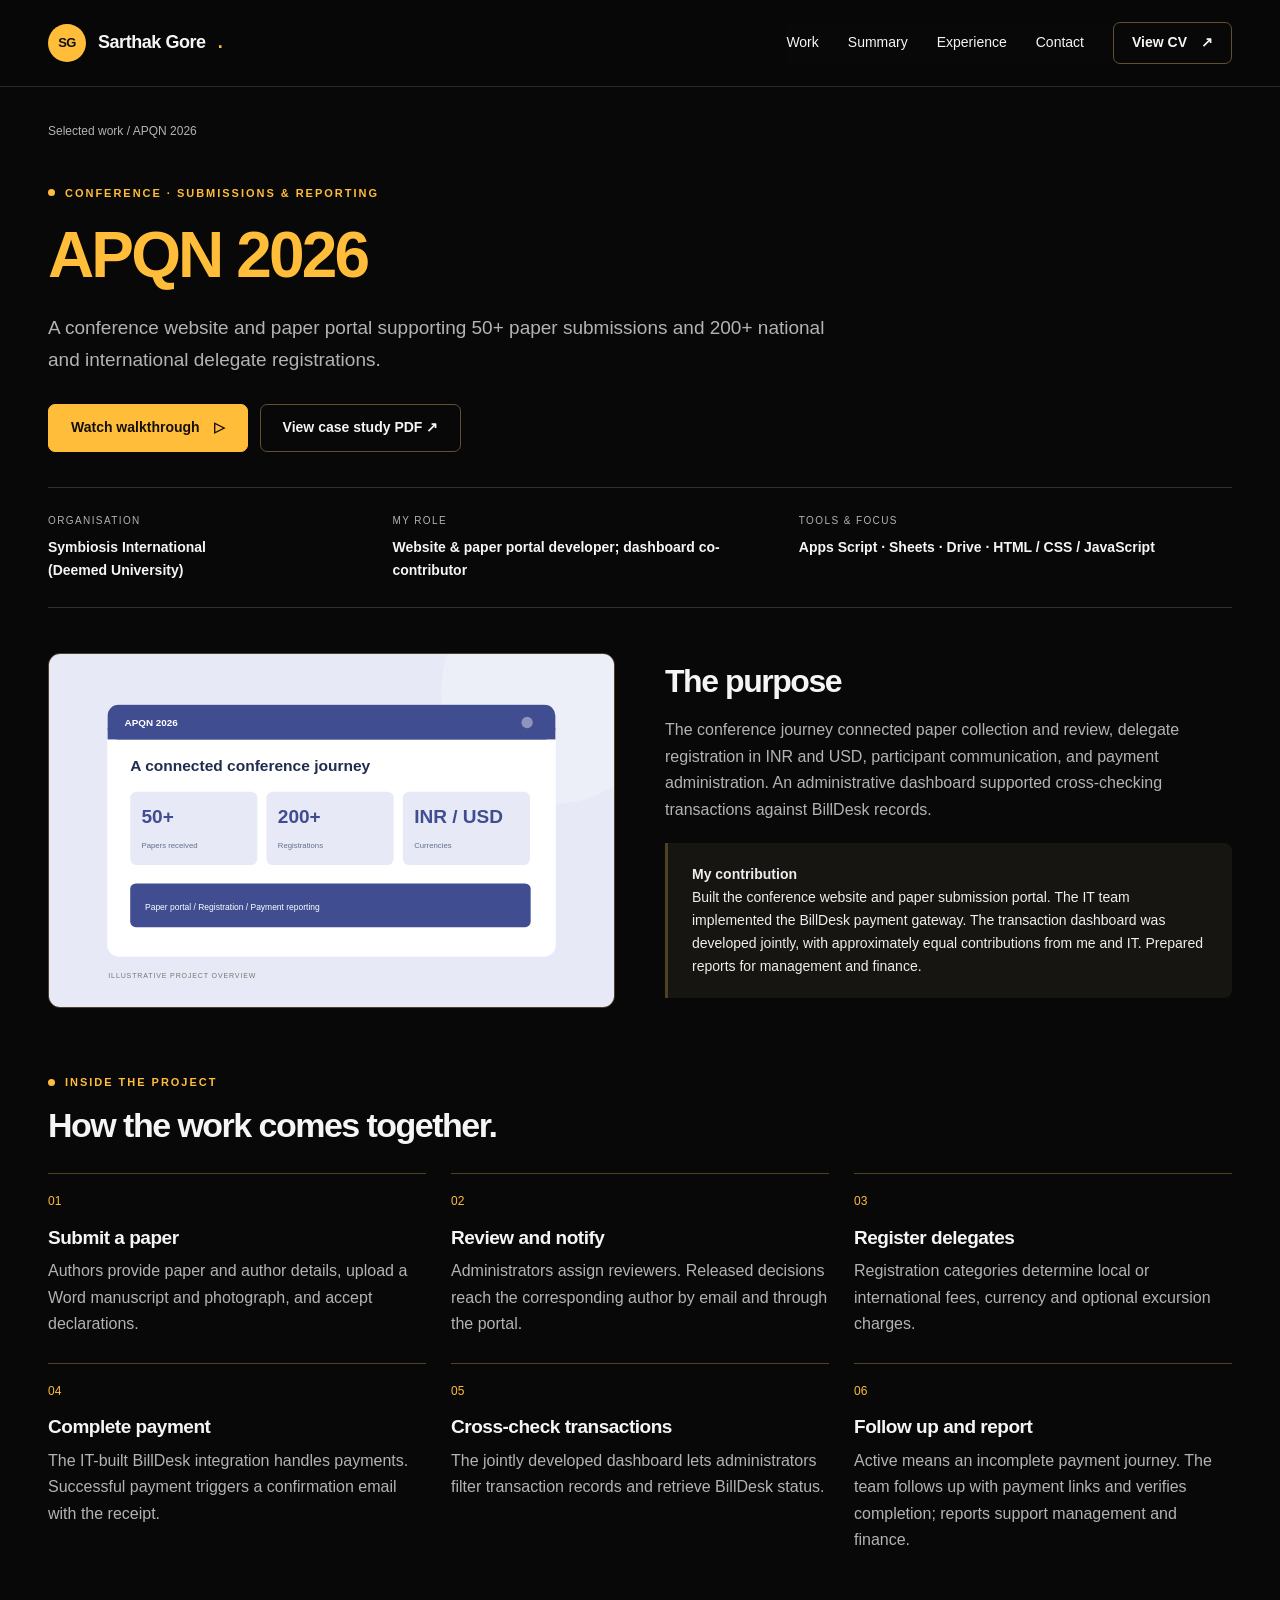
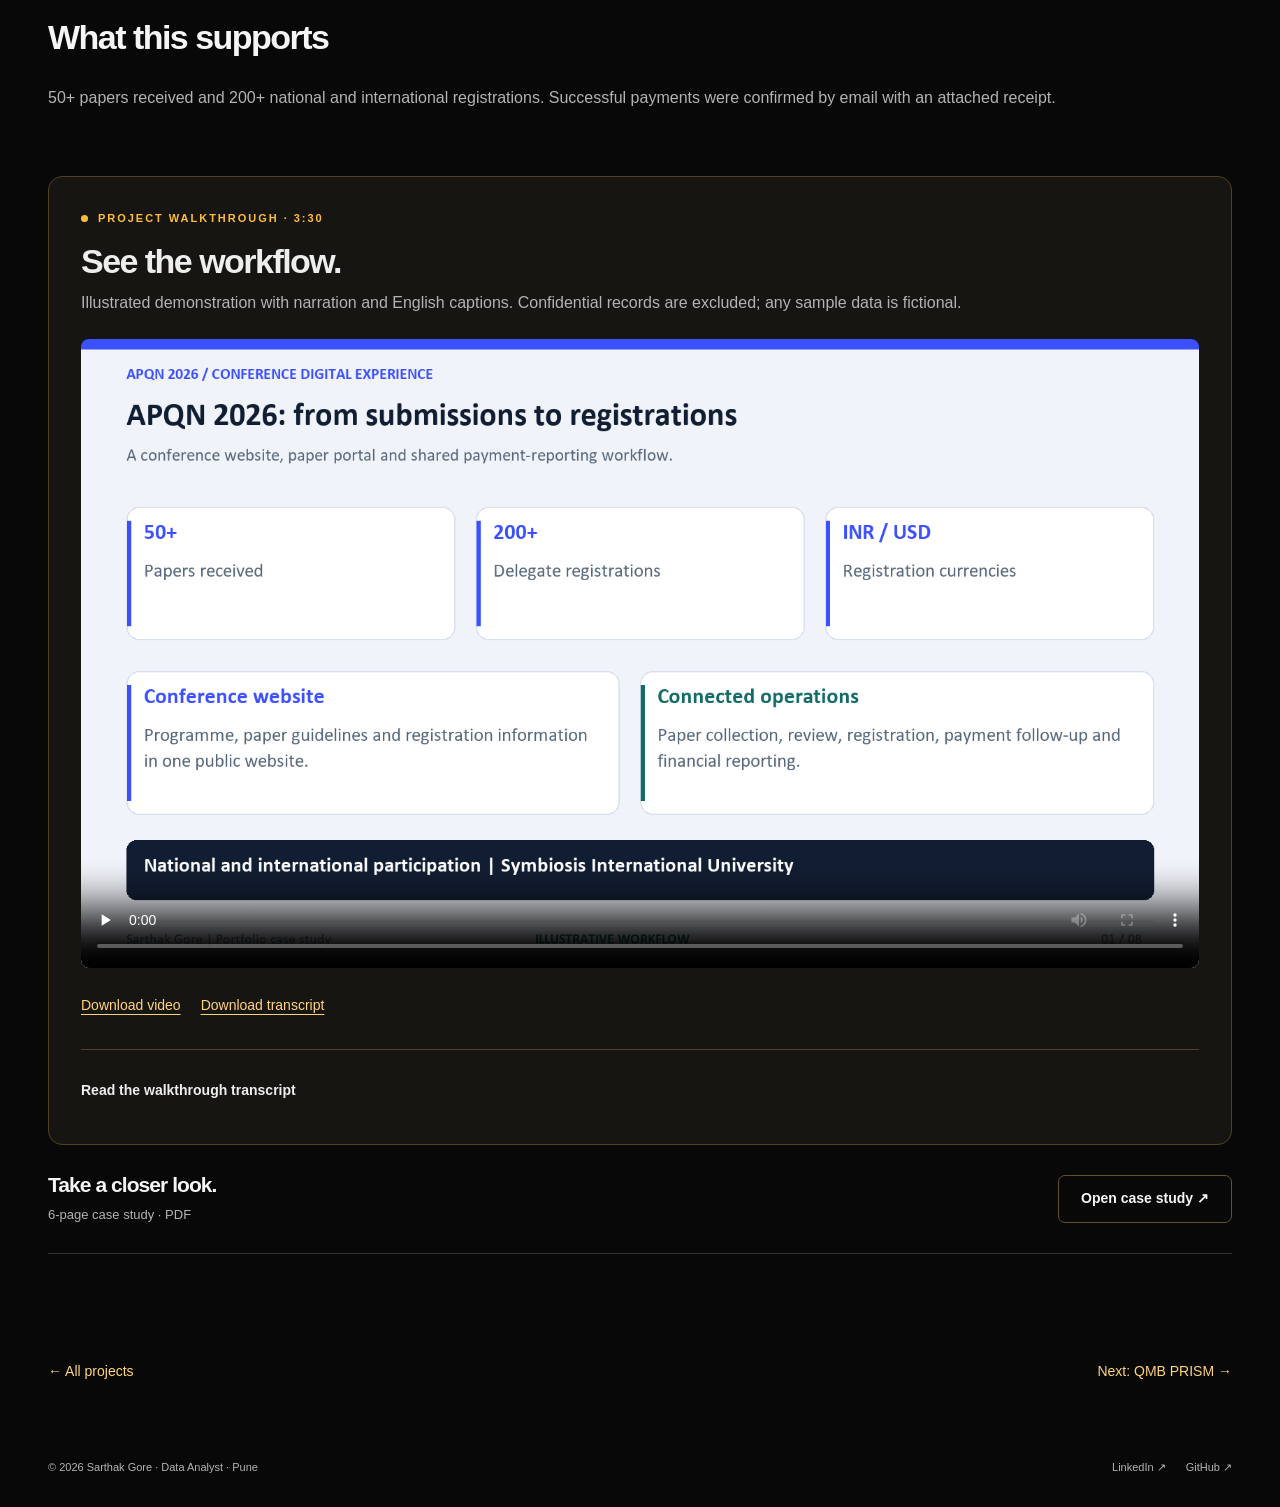
<file: projects/apqn-2026.html>
<!doctype html><html lang="en"><head><meta charset="utf-8"><meta name="viewport" content="width=device-width,initial-scale=1"><meta name="theme-color" content="#1b2d2b"><title>APQN 2026 | Sarthak Gore</title><meta name="description" content="A conference website and paper portal supporting 50+ paper submissions and 200+ national and international delegate registrations."><meta property="og:title" content="APQN 2026 | Sarthak Gore"><meta property="og:description" content="A conference website and paper portal supporting 50+ paper submissions and 200+ national and international delegate registrations."><meta property="og:type" content="website"><meta property="og:image" content="https://sarthakgore.github.io/assets/social.svg"><link rel="canonical" href="https://sarthakgore.github.io/projects/apqn-2026.html"><link rel="icon" href="../assets/favicon.svg" type="image/svg+xml"><link rel="stylesheet" href="../styles.css"><link rel="stylesheet" href="../css/case-study-dark.css?v=3"><link rel="stylesheet" href="../css/mobile.css?v=2"></head><body><a class="skip" href="#main">Skip to content</a><header class="site-header"><div class="wrap header-inner"><a class="brand" href="../index.html" aria-label="Sarthak Gore home"><span class="monogram" aria-hidden="true">SG</span>Sarthak Gore<span style="color:var(--green)">.</span></a><button class="menu-toggle" aria-controls="navigation" aria-expanded="false">Menu</button><nav class="nav" id="navigation" aria-label="Main navigation"><a href="../index.html#projects-section">Work</a><a href="../index.html#summary-section">Summary</a><a href="../index.html#resume-section">Experience</a><a href="../index.html#contact-section">Contact</a><a class="button small light" href="../downloads/Sarthak_Gore_CV.pdf" target="_blank" rel="noopener">View CV <span aria-hidden="true">↗</span></a></nav></div></header><main id="main" class="wrap"><div class="breadcrumb"><a href="../index.html#projects-section">Selected work</a> / APQN 2026</div><section class="project-hero"><div class="eyebrow">Conference · Submissions &amp; reporting</div><h1>APQN 2026</h1><p class="lead">A conference website and paper portal supporting 50+ paper submissions and 200+ national and international delegate registrations.</p><div class="hero-actions"><a class="button" href="#demo">Watch walkthrough <span aria-hidden="true">▷</span></a><a class="button light" href="../media/apqn-2026/case-study.pdf" target="_blank" rel="noopener">View case study PDF ↗</a></div></section><div class="project-facts"><div><div class="fact-label">Organisation</div><div class="fact-value">Symbiosis International<br>(Deemed University)</div></div><div><div class="fact-label">My role</div><div class="fact-value">Website &amp; paper portal developer; dashboard co-contributor</div></div><div><div class="fact-label">Tools &amp; focus</div><div class="fact-value">Apps Script · Sheets · Drive · HTML / CSS / JavaScript</div></div></div><section class="project-overview"><img src="../assets/apqn-2026.svg" alt="APQN 2026 overview diagram" width="800" height="500"><div><h2>The purpose</h2><p>The conference journey connected paper collection and review, delegate registration in INR and USD, participant communication, and payment administration. An administrative dashboard supported cross-checking transactions against BillDesk records.</p><div class="credit"><strong>My contribution</strong><br>Built the conference website and paper submission portal. The IT team implemented the BillDesk payment gateway. The transaction dashboard was developed jointly, with approximately equal contributions from me and IT. Prepared reports for management and finance.</div></div></section><section class="case-section"><div class="eyebrow">Inside the project</div><h2 style="margin-top:15px">How the work comes together.</h2><ol class="workflow"><li><h3>Submit a paper</h3><p>Authors provide paper and author details, upload a Word manuscript and photograph, and accept declarations.</p></li><li><h3>Review and notify</h3><p>Administrators assign reviewers. Released decisions reach the corresponding author by email and through the portal.</p></li><li><h3>Register delegates</h3><p>Registration categories determine local or international fees, currency and optional excursion charges.</p></li><li><h3>Complete payment</h3><p>The IT-built BillDesk integration handles payments. Successful payment triggers a confirmation email with the receipt.</p></li><li><h3>Cross-check transactions</h3><p>The jointly developed dashboard lets administrators filter transaction records and retrieve BillDesk status.</p></li><li><h3>Follow up and report</h3><p>Active means an incomplete payment journey. The team follows up with payment links and verifies completion; reports support management and finance.</p></li></ol></section><section class="case-section"><h2>What this supports</h2><p>50+ papers received and 200+ national and international registrations. Successful payments were confirmed by email with an attached receipt.</p></section><section class="case-section" id="demo"><div class="media-section"><div class="eyebrow">Project walkthrough · 3:30</div><h2 style="margin-top:14px">See the workflow.</h2><p>Illustrated demonstration with narration and English captions. Confidential records are excluded; any sample data is fictional.</p><video controls playsinline preload="none" poster="../media/apqn-2026/poster.png" aria-label="APQN 2026 narrated walkthrough"><source src="../media/apqn-2026/walkthrough.mp4" type="video/mp4"><track kind="captions" src="../media/apqn-2026/captions.vtt" srclang="en" label="English" default>Your browser cannot play this video. <a href="../media/apqn-2026/walkthrough.mp4">Download the walkthrough.</a></video><div class="media-links"><a href="../media/apqn-2026/walkthrough.mp4" download>Download video</a><a href="../media/apqn-2026/transcript.txt" download>Download transcript</a></div><details class="transcript"><summary>Read the walkthrough transcript</summary><div class="transcript-content"><h3>APQN 2026: from submissions to registrations</h3><p>For APQN 2026 at Symbiosis International University, Sarthak Gore built the conference website and paper submission portal. The conference received more than fifty papers and more than two hundred registrations from national and international participants. The digital workflow covered paper collection, review, delegate registration, and payment reporting. Some submitted papers were selected; no acceptance rate is claimed.</p><h3>My contribution and team collaboration</h3><p>My individual contribution was the conference website and paper submission portal. The IT team implemented the BillDesk payment gateway. The transaction dashboard was a joint effort, with approximately equal contributions from me and IT. I also prepared transaction reports and dashboards for management and finance. This case study credits the payment integration to IT and the dashboard to our collaboration.</p><h3>Structured paper submissions</h3><p>The paper portal guides authors through paper details, author information, corresponding-author consent, co-authors, file uploads, and declarations. The demonstrated entry screen uses an emailed access code. Abstracts are limited to two hundred words, and Word manuscripts to ten megabytes. On submission, the system creates a paper identifier, stores structured records in Google Sheets and documents in Google Drive, and emails an acknowledgement to the corresponding author.</p><h3>Paper review and version history</h3><p>Administrators assign submitted papers to reviewers. Reviewers download their assigned papers and record acceptance or rejection, with an optional author message. In the reviewed source, reviewer decisions are released directly and emailed to the corresponding author. Administrators can request revisions before a final decision. When a revision is requested, a new document version can be uploaded while previous files are retained. Authors can track their status and released feedback.</p><h3>Registration for different delegate groups</h3><p>The general registration form collects national and international delegate details. Payment categories distinguish APQN members from non-members, and local from international delegates. The form applies early-bird or regular prices and selects Indian rupees or US dollars accordingly. Participants may add a half-day excursion. A separate form serves the SIU community, including staff, faculty, and students, with employee or student identifiers.</p><h3>Payment and participant confirmation</h3><p>After registration, participants review the fee summary and proceed to BillDesk. The IT team implemented the gateway integration for the payment journey. Following a successful payment, the participant receives an email confirmation with the payment receipt attached. The shared administrative dashboard links registration information with payment records so the team can check transaction outcomes and support enquiries.</p><h3>Transaction monitoring and cross-checks</h3><p>The transaction dashboard was jointly developed by Sarthak and the IT team. It shows successful, failed, and active transactions, with filters and a facility to retrieve the latest BillDesk status. The team uses it to cross-check saved records against the BillDesk dashboard. Every number and record shown here is fictional demonstration data. No confidential participant or transaction details are reproduced.</p><h3>Follow-ups and financial reporting</h3><p>Active transactions represent payment journeys that participants left incomplete. The team follows up and shares the payment link. Once the participant completes payment, the successful outcome is verified against BillDesk. Registration reports connect participant details with payment status, while the staff report offers CSV, Excel, and PDF exports. These records supported the financial reports prepared for management and finance. All confidential dashboard examples in this walkthrough use dummy data.</p></div></details></div><div class="pdf-row"><div><h3>Take a closer look.</h3><p>6-page case study · PDF</p></div><a class="button light" href="../media/apqn-2026/case-study.pdf" target="_blank" rel="noopener">Open case study ↗</a></div></section><div class="project-bottom"><a href="../index.html#projects-section">← All projects</a><a href="qmb-prism.html">Next: QMB PRISM →</a></div></main><footer class="wrap site-footer"><span>© 2026 Sarthak Gore · Data Analyst · Pune</span><div class="footer-links"><a href="https://www.linkedin.com/in/sarthak-gore/" target="_blank" rel="noopener">LinkedIn ↗</a><a href="https://github.com/sarthakgore" target="_blank" rel="noopener">GitHub ↗</a></div></footer><script src="../site.js" defer></script></body></html>
</file>
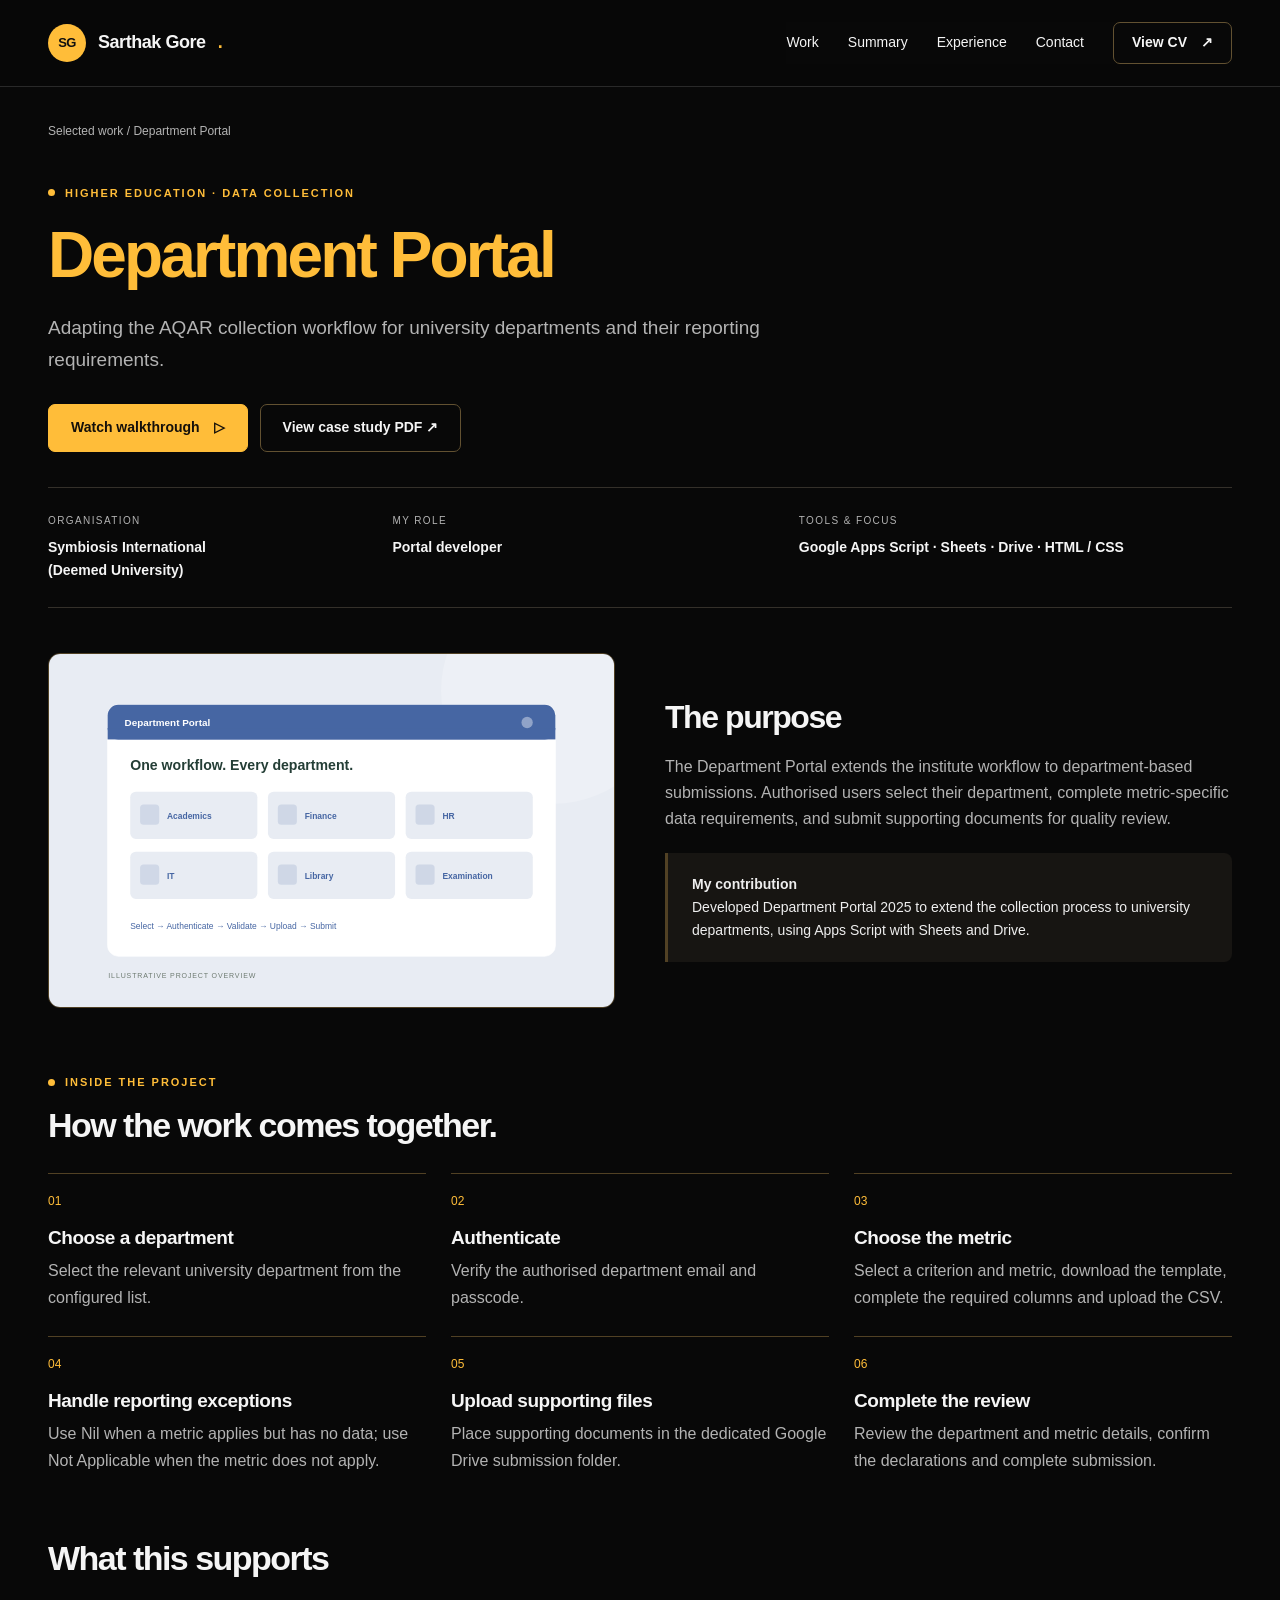
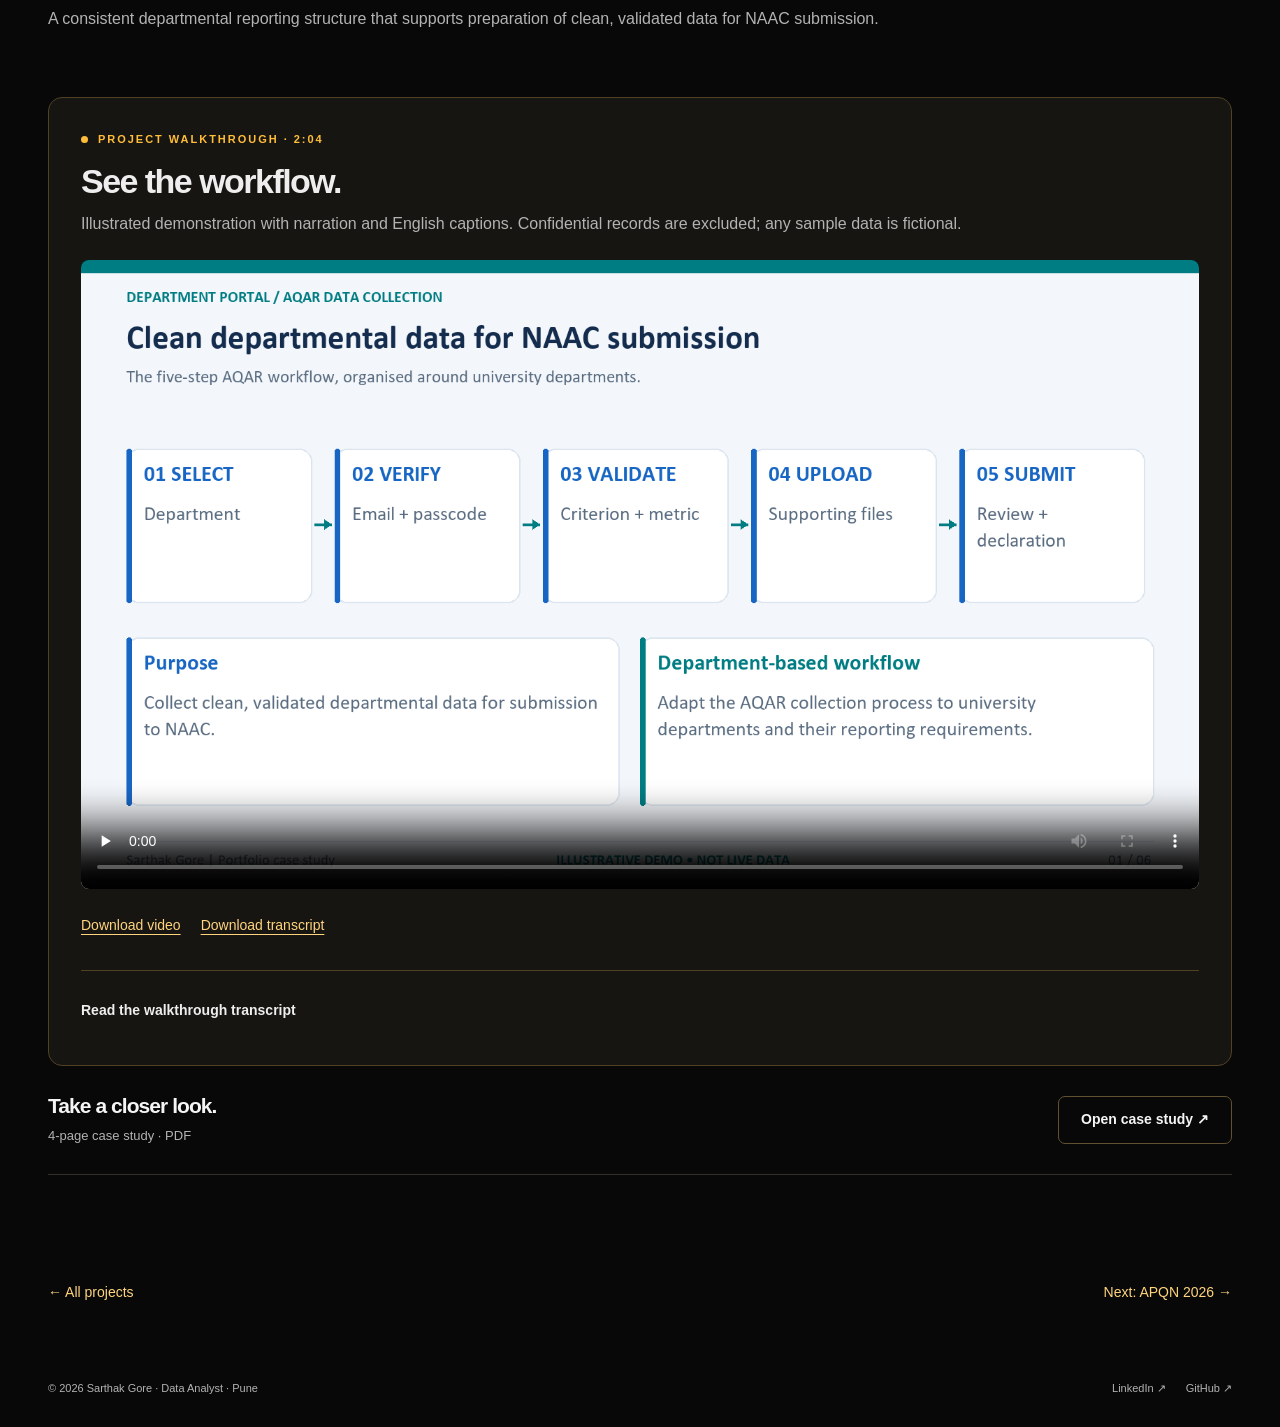
<file: projects/department-portal.html>
<!doctype html><html lang="en"><head><meta charset="utf-8"><meta name="viewport" content="width=device-width,initial-scale=1"><meta name="theme-color" content="#1b2d2b"><title>Department Portal | Sarthak Gore</title><meta name="description" content="Adapting the AQAR collection workflow for university departments and their reporting requirements."><meta property="og:title" content="Department Portal | Sarthak Gore"><meta property="og:description" content="Adapting the AQAR collection workflow for university departments and their reporting requirements."><meta property="og:type" content="website"><meta property="og:image" content="https://sarthakgore.github.io/assets/social.svg"><link rel="canonical" href="https://sarthakgore.github.io/projects/department-portal.html"><link rel="icon" href="../assets/favicon.svg" type="image/svg+xml"><link rel="stylesheet" href="../styles.css"><link rel="stylesheet" href="../css/case-study-dark.css?v=3"><link rel="stylesheet" href="../css/mobile.css?v=2"></head><body><a class="skip" href="#main">Skip to content</a><header class="site-header"><div class="wrap header-inner"><a class="brand" href="../index.html" aria-label="Sarthak Gore home"><span class="monogram" aria-hidden="true">SG</span>Sarthak Gore<span style="color:var(--green)">.</span></a><button class="menu-toggle" aria-controls="navigation" aria-expanded="false">Menu</button><nav class="nav" id="navigation" aria-label="Main navigation"><a href="../index.html#projects-section">Work</a><a href="../index.html#summary-section">Summary</a><a href="../index.html#resume-section">Experience</a><a href="../index.html#contact-section">Contact</a><a class="button small light" href="../downloads/Sarthak_Gore_CV.pdf" target="_blank" rel="noopener">View CV <span aria-hidden="true">↗</span></a></nav></div></header><main id="main" class="wrap"><div class="breadcrumb"><a href="../index.html#projects-section">Selected work</a> / Department Portal</div><section class="project-hero"><div class="eyebrow">Higher education · Data collection</div><h1>Department Portal</h1><p class="lead">Adapting the AQAR collection workflow for university departments and their reporting requirements.</p><div class="hero-actions"><a class="button" href="#demo">Watch walkthrough <span aria-hidden="true">▷</span></a><a class="button light" href="../media/department-portal/case-study.pdf" target="_blank" rel="noopener">View case study PDF ↗</a></div></section><div class="project-facts"><div><div class="fact-label">Organisation</div><div class="fact-value">Symbiosis International<br>(Deemed University)</div></div><div><div class="fact-label">My role</div><div class="fact-value">Portal developer</div></div><div><div class="fact-label">Tools &amp; focus</div><div class="fact-value">Google Apps Script · Sheets · Drive · HTML / CSS</div></div></div><section class="project-overview"><img src="../assets/department-portal.svg" alt="Department Portal overview diagram" width="800" height="500"><div><h2>The purpose</h2><p>The Department Portal extends the institute workflow to department-based submissions. Authorised users select their department, complete metric-specific data requirements, and submit supporting documents for quality review.</p><div class="credit"><strong>My contribution</strong><br>Developed Department Portal 2025 to extend the collection process to university departments, using Apps Script with Sheets and Drive.</div></div></section><section class="case-section"><div class="eyebrow">Inside the project</div><h2 style="margin-top:15px">How the work comes together.</h2><ol class="workflow"><li><h3>Choose a department</h3><p>Select the relevant university department from the configured list.</p></li><li><h3>Authenticate</h3><p>Verify the authorised department email and passcode.</p></li><li><h3>Choose the metric</h3><p>Select a criterion and metric, download the template, complete the required columns and upload the CSV.</p></li><li><h3>Handle reporting exceptions</h3><p>Use Nil when a metric applies but has no data; use Not Applicable when the metric does not apply.</p></li><li><h3>Upload supporting files</h3><p>Place supporting documents in the dedicated Google Drive submission folder.</p></li><li><h3>Complete the review</h3><p>Review the department and metric details, confirm the declarations and complete submission.</p></li></ol></section><section class="case-section"><h2>What this supports</h2><p>A consistent departmental reporting structure that supports preparation of clean, validated data for NAAC submission.</p></section><section class="case-section" id="demo"><div class="media-section"><div class="eyebrow">Project walkthrough · 2:04</div><h2 style="margin-top:14px">See the workflow.</h2><p>Illustrated demonstration with narration and English captions. Confidential records are excluded; any sample data is fictional.</p><video controls playsinline preload="none" poster="../media/department-portal/poster.png" aria-label="Department Portal narrated walkthrough"><source src="../media/department-portal/walkthrough.mp4" type="video/mp4"><track kind="captions" src="../media/department-portal/captions.vtt" srclang="en" label="English" default>Your browser cannot play this video. <a href="../media/department-portal/walkthrough.mp4">Download the walkthrough.</a></video><div class="media-links"><a href="../media/department-portal/walkthrough.mp4" download>Download video</a><a href="../media/department-portal/transcript.txt" download>Download transcript</a></div><details class="transcript"><summary>Read the walkthrough transcript</summary><div class="transcript-content"><h3>Clean departmental data for NAAC submission</h3><p>The Department Portal collects clean, validated data from university departments for submission to NAAC. It follows the same five-step collection approach as the institute portal, with department names as the starting point. The steps are department selection, email and passcode verification, criterion and metric selection, supporting document upload, and final review and submission.</p><h3>Department selection and authentication</h3><p>In step one, the user selects their department. Examples include Academics, Examination, Finance, Human Resources, IT, and the Library. In step two, the user enters the authorised email address and passcode. The displayed email and passcode are demonstration placeholders. This connects the reporting workflow to the selected department.</p><h3>Metric-specific templates and CSV validation</h3><p>In step three, the user selects the criterion and metric for the department’s submission. They download the predefined template, complete its required columns, and upload the CSV. As in the institute workflow, Google Apps Script defines the column structure and validation rules for the selected metric.</p><h3>Clear choices when there is no data</h3><p>The portal includes separate Nil and Not Applicable options. Nil means the metric is relevant to the department, but there is no data for the reporting period. Not Applicable means the metric does not apply to that department. Keeping these choices separate makes the reason for a submission without data clear.</p><h3>Supporting document upload</h3><p>In step four, the department uploads supporting documents for the selected metric to the submission folder in Google Drive. The portal follows the shared upload workflow: editing access is available during upload, and changes to viewing after final submission. The documents support the data supplied for review.</p><h3>Final review and departmental submission</h3><p>In step five, the user reviews the department details, selected metric, and submission information. They confirm the declaration checkboxes and complete final submission. This makes the departmental data and supporting documents available for quality review. Google Apps Script, Google Sheets, and Google Drive connect the collection process and help prepare clean, validated departmental information for NAAC submission.</p></div></details></div><div class="pdf-row"><div><h3>Take a closer look.</h3><p>4-page case study · PDF</p></div><a class="button light" href="../media/department-portal/case-study.pdf" target="_blank" rel="noopener">Open case study ↗</a></div></section><div class="project-bottom"><a href="../index.html#projects-section">← All projects</a><a href="apqn-2026.html">Next: APQN 2026 →</a></div></main><footer class="wrap site-footer"><span>© 2026 Sarthak Gore · Data Analyst · Pune</span><div class="footer-links"><a href="https://www.linkedin.com/in/sarthak-gore/" target="_blank" rel="noopener">LinkedIn ↗</a><a href="https://github.com/sarthakgore" target="_blank" rel="noopener">GitHub ↗</a></div></footer><script src="../site.js" defer></script></body></html>
</file>
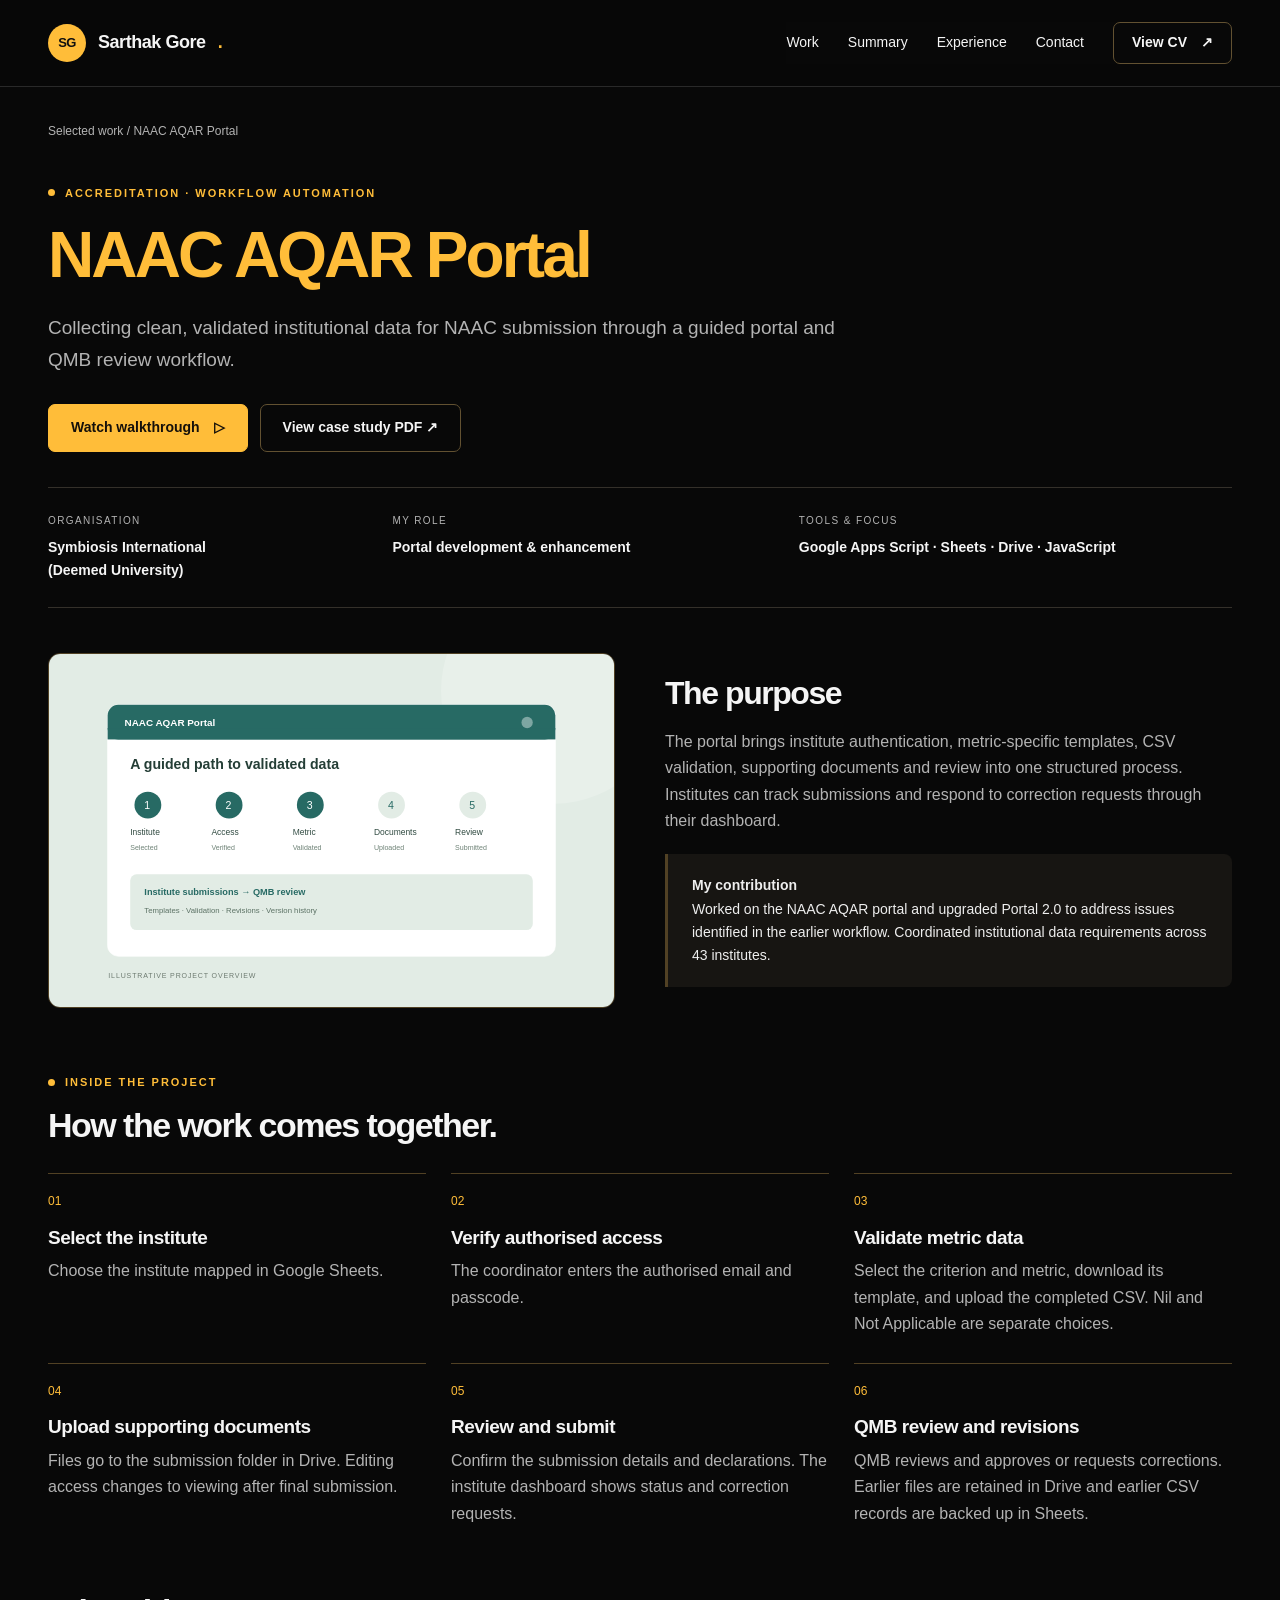
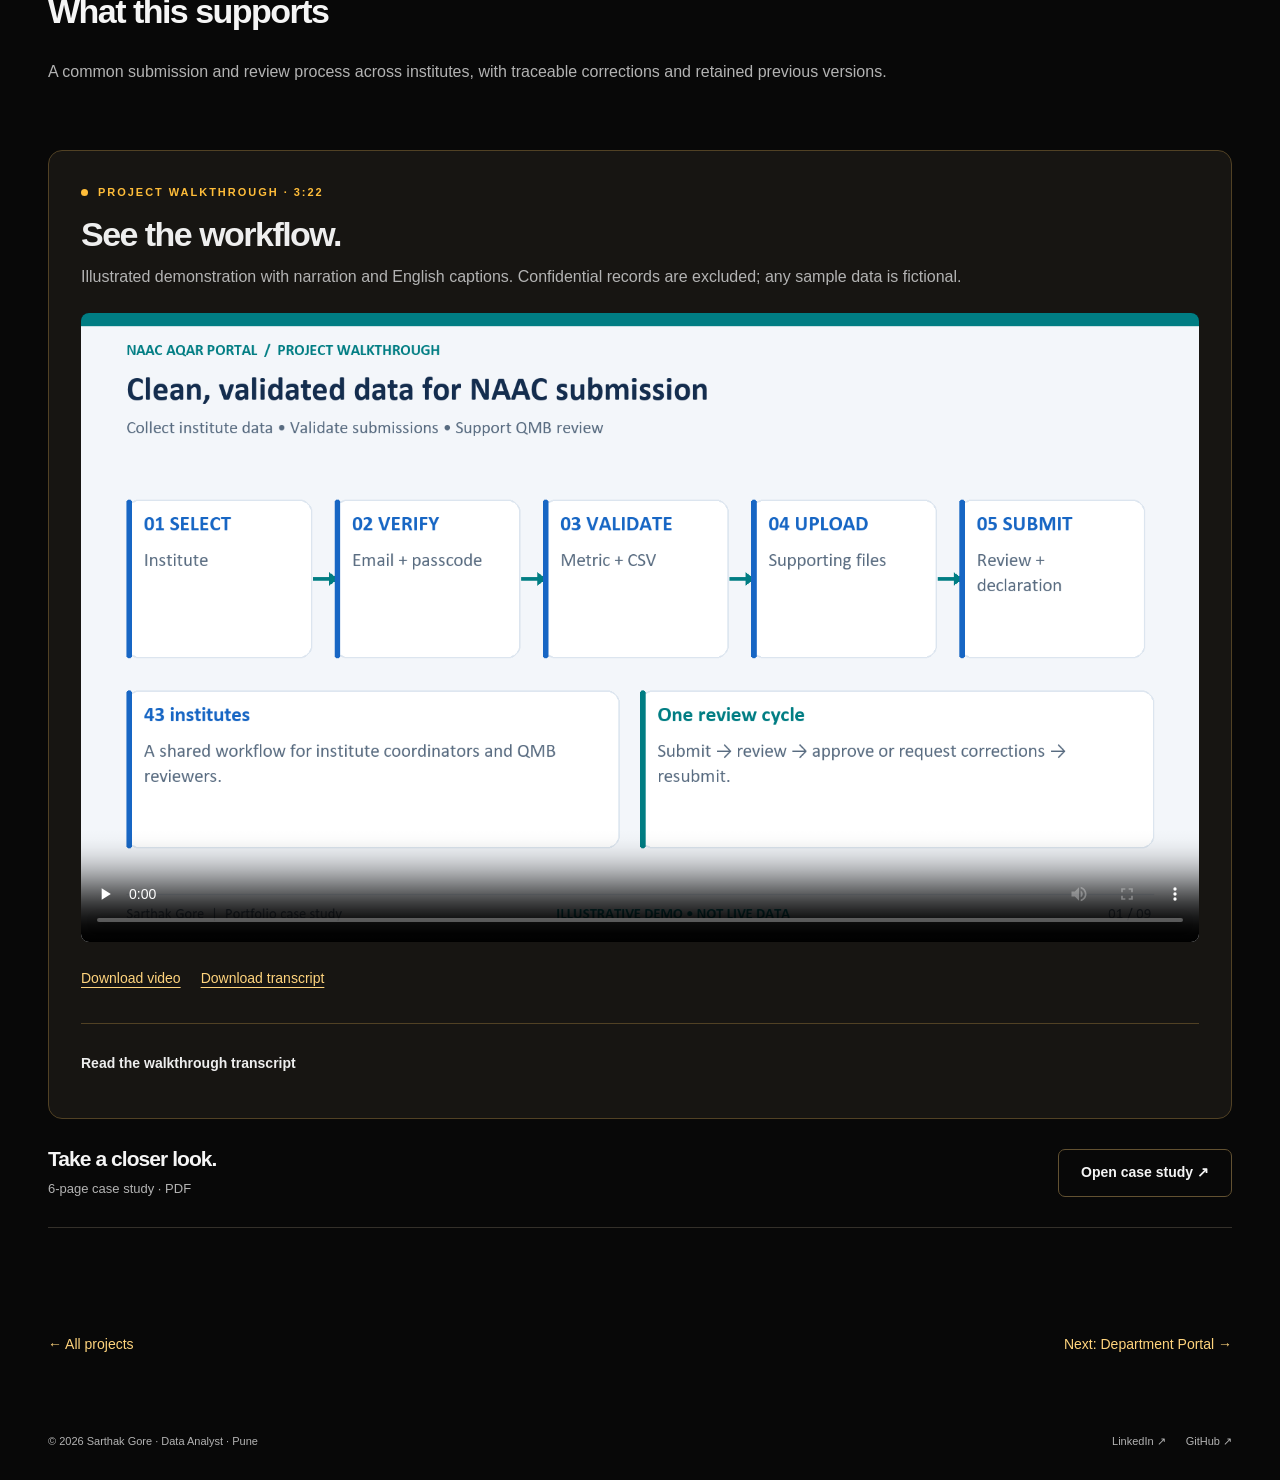
<file: projects/naac-aqar.html>
<!doctype html><html lang="en"><head><meta charset="utf-8"><meta name="viewport" content="width=device-width,initial-scale=1"><meta name="theme-color" content="#1b2d2b"><title>NAAC AQAR Portal | Sarthak Gore</title><meta name="description" content="Collecting clean, validated institutional data for NAAC submission through a guided portal and QMB review workflow."><meta property="og:title" content="NAAC AQAR Portal | Sarthak Gore"><meta property="og:description" content="Collecting clean, validated institutional data for NAAC submission through a guided portal and QMB review workflow."><meta property="og:type" content="website"><meta property="og:image" content="https://sarthakgore.github.io/assets/social.svg"><link rel="canonical" href="https://sarthakgore.github.io/projects/naac-aqar.html"><link rel="icon" href="../assets/favicon.svg" type="image/svg+xml"><link rel="stylesheet" href="../styles.css"><link rel="stylesheet" href="../css/case-study-dark.css?v=3"><link rel="stylesheet" href="../css/mobile.css?v=2"></head><body><a class="skip" href="#main">Skip to content</a><header class="site-header"><div class="wrap header-inner"><a class="brand" href="../index.html" aria-label="Sarthak Gore home"><span class="monogram" aria-hidden="true">SG</span>Sarthak Gore<span style="color:var(--green)">.</span></a><button class="menu-toggle" aria-controls="navigation" aria-expanded="false">Menu</button><nav class="nav" id="navigation" aria-label="Main navigation"><a href="../index.html#projects-section">Work</a><a href="../index.html#summary-section">Summary</a><a href="../index.html#resume-section">Experience</a><a href="../index.html#contact-section">Contact</a><a class="button small light" href="../downloads/Sarthak_Gore_CV.pdf" target="_blank" rel="noopener">View CV <span aria-hidden="true">↗</span></a></nav></div></header><main id="main" class="wrap"><div class="breadcrumb"><a href="../index.html#projects-section">Selected work</a> / NAAC AQAR Portal</div><section class="project-hero"><div class="eyebrow">Accreditation · Workflow automation</div><h1>NAAC AQAR Portal</h1><p class="lead">Collecting clean, validated institutional data for NAAC submission through a guided portal and QMB review workflow.</p><div class="hero-actions"><a class="button" href="#demo">Watch walkthrough <span aria-hidden="true">▷</span></a><a class="button light" href="../media/naac-aqar/case-study.pdf" target="_blank" rel="noopener">View case study PDF ↗</a></div></section><div class="project-facts"><div><div class="fact-label">Organisation</div><div class="fact-value">Symbiosis International<br>(Deemed University)</div></div><div><div class="fact-label">My role</div><div class="fact-value">Portal development &amp; enhancement</div></div><div><div class="fact-label">Tools &amp; focus</div><div class="fact-value">Google Apps Script · Sheets · Drive · JavaScript</div></div></div><section class="project-overview"><img src="../assets/naac-aqar.svg" alt="NAAC AQAR Portal overview diagram" width="800" height="500"><div><h2>The purpose</h2><p>The portal brings institute authentication, metric-specific templates, CSV validation, supporting documents and review into one structured process. Institutes can track submissions and respond to correction requests through their dashboard.</p><div class="credit"><strong>My contribution</strong><br>Worked on the NAAC AQAR portal and upgraded Portal 2.0 to address issues identified in the earlier workflow. Coordinated institutional data requirements across 43 institutes.</div></div></section><section class="case-section"><div class="eyebrow">Inside the project</div><h2 style="margin-top:15px">How the work comes together.</h2><ol class="workflow"><li><h3>Select the institute</h3><p>Choose the institute mapped in Google Sheets.</p></li><li><h3>Verify authorised access</h3><p>The coordinator enters the authorised email and passcode.</p></li><li><h3>Validate metric data</h3><p>Select the criterion and metric, download its template, and upload the completed CSV. Nil and Not Applicable are separate choices.</p></li><li><h3>Upload supporting documents</h3><p>Files go to the submission folder in Drive. Editing access changes to viewing after final submission.</p></li><li><h3>Review and submit</h3><p>Confirm the submission details and declarations. The institute dashboard shows status and correction requests.</p></li><li><h3>QMB review and revisions</h3><p>QMB reviews and approves or requests corrections. Earlier files are retained in Drive and earlier CSV records are backed up in Sheets.</p></li></ol></section><section class="case-section"><h2>What this supports</h2><p>A common submission and review process across institutes, with traceable corrections and retained previous versions.</p></section><section class="case-section" id="demo"><div class="media-section"><div class="eyebrow">Project walkthrough · 3:22</div><h2 style="margin-top:14px">See the workflow.</h2><p>Illustrated demonstration with narration and English captions. Confidential records are excluded; any sample data is fictional.</p><video controls playsinline preload="none" poster="../media/naac-aqar/poster.png" aria-label="NAAC AQAR Portal narrated walkthrough"><source src="../media/naac-aqar/walkthrough.mp4" type="video/mp4"><track kind="captions" src="../media/naac-aqar/captions.vtt" srclang="en" label="English" default>Your browser cannot play this video. <a href="../media/naac-aqar/walkthrough.mp4">Download the walkthrough.</a></video><div class="media-links"><a href="../media/naac-aqar/walkthrough.mp4" download>Download video</a><a href="../media/naac-aqar/transcript.txt" download>Download transcript</a></div><details class="transcript"><summary>Read the walkthrough transcript</summary><div class="transcript-content"><h3>Clean, validated data for NAAC submission</h3><p>The purpose of the NAAC AQAR portal is to collect clean, validated data from university institutes for submission to NAAC, the National Assessment and Accreditation Council. At Symbiosis, the portal supports forty-three institutes through five steps: institute selection, staff verification, metric and CSV validation, supporting document upload, and final submission. QMB then reviews the records and requests corrections where needed.</p><h3>Institute selection and staff verification</h3><p>First, the coordinator selects an institute from the list mapped in Google Sheets. In step two, the portal checks the authorised email address and shared passcode for that institute. The details shown here are fictional. After verification, the coordinator can continue with submission and access the institute dashboard.</p><h3>Templates and validation at metric level</h3><p>In step three, the coordinator selects a criterion and metric, downloads its predefined template, completes the data, and uploads the CSV. Google Apps Script defines the expected columns and validation rules. If the metric applies but there is no data, the coordinator chooses Nil. If the metric does not apply, they choose Not Applicable.</p><h3>Document upload and final submission</h3><p>In step four, supporting documents are uploaded to a dedicated Google Drive folder. The coordinator has editing access during this stage. In step five, they review the details and accept the declaration checkboxes. After final submission, the coordinator’s folder access changes from editing to viewing, and the submission is available for QMB review.</p><h3>Institute dashboard: see what needs action</h3><p>The institute dashboard shows submission history, review status, and requested corrections. Coordinators can identify approved records and items returned for CSV or supporting-document updates. These numbers are demonstration data: thirty-six approved, nine pending, four requiring correction, and two not submitted, out of fifty-one metrics. They are not actual institute performance results.</p><h3>QMB dashboard: review and coordinate</h3><p>Authorised QMB reviewers use the admin dashboard to inspect submissions and mark them approved or requiring correction. The interface also includes institute filters, criterion summaries, a status tracker, and report export options. All figures here are synthetic and internally consistent. For example, fifteen hundred approved, four hundred fifty pending, and one hundred fifty redo records total twenty-one hundred submissions.</p><h3>A complete review-and-correction loop</h3><p>A completed submission moves to QMB review. If changes are needed, the institute sees the redo request in its dashboard, makes the requested correction, and resubmits for review. Approval completes the current review. The portal also preserves earlier versions, so a correction does not mean losing the previous submission.</p><h3>Version backups during resubmission</h3><p>For supporting documents, older versions remain backed up in Google Drive and revised files go into a new submission folder. For CSV data, the old records are backed up in Google Sheets before the current records are overwritten. This preserves earlier versions for reference while allowing the current submission to be updated.</p><h3>Connecting collection, validation and review</h3><p>The solution connects Google Apps Script for workflow and validation, Google Sheets for structured records and backups, and Google Drive for documents and folder permissions. It demonstrates portal development, institutional reporting, and review coordination. The accompanying case study explains the full process. No confidential records, working credentials, or unverified time-saving claims are included.</p></div></details></div><div class="pdf-row"><div><h3>Take a closer look.</h3><p>6-page case study · PDF</p></div><a class="button light" href="../media/naac-aqar/case-study.pdf" target="_blank" rel="noopener">Open case study ↗</a></div></section><div class="project-bottom"><a href="../index.html#projects-section">← All projects</a><a href="department-portal.html">Next: Department Portal →</a></div></main><footer class="wrap site-footer"><span>© 2026 Sarthak Gore · Data Analyst · Pune</span><div class="footer-links"><a href="https://www.linkedin.com/in/sarthak-gore/" target="_blank" rel="noopener">LinkedIn ↗</a><a href="https://github.com/sarthakgore" target="_blank" rel="noopener">GitHub ↗</a></div></footer><script src="../site.js" defer></script></body></html>
</file>
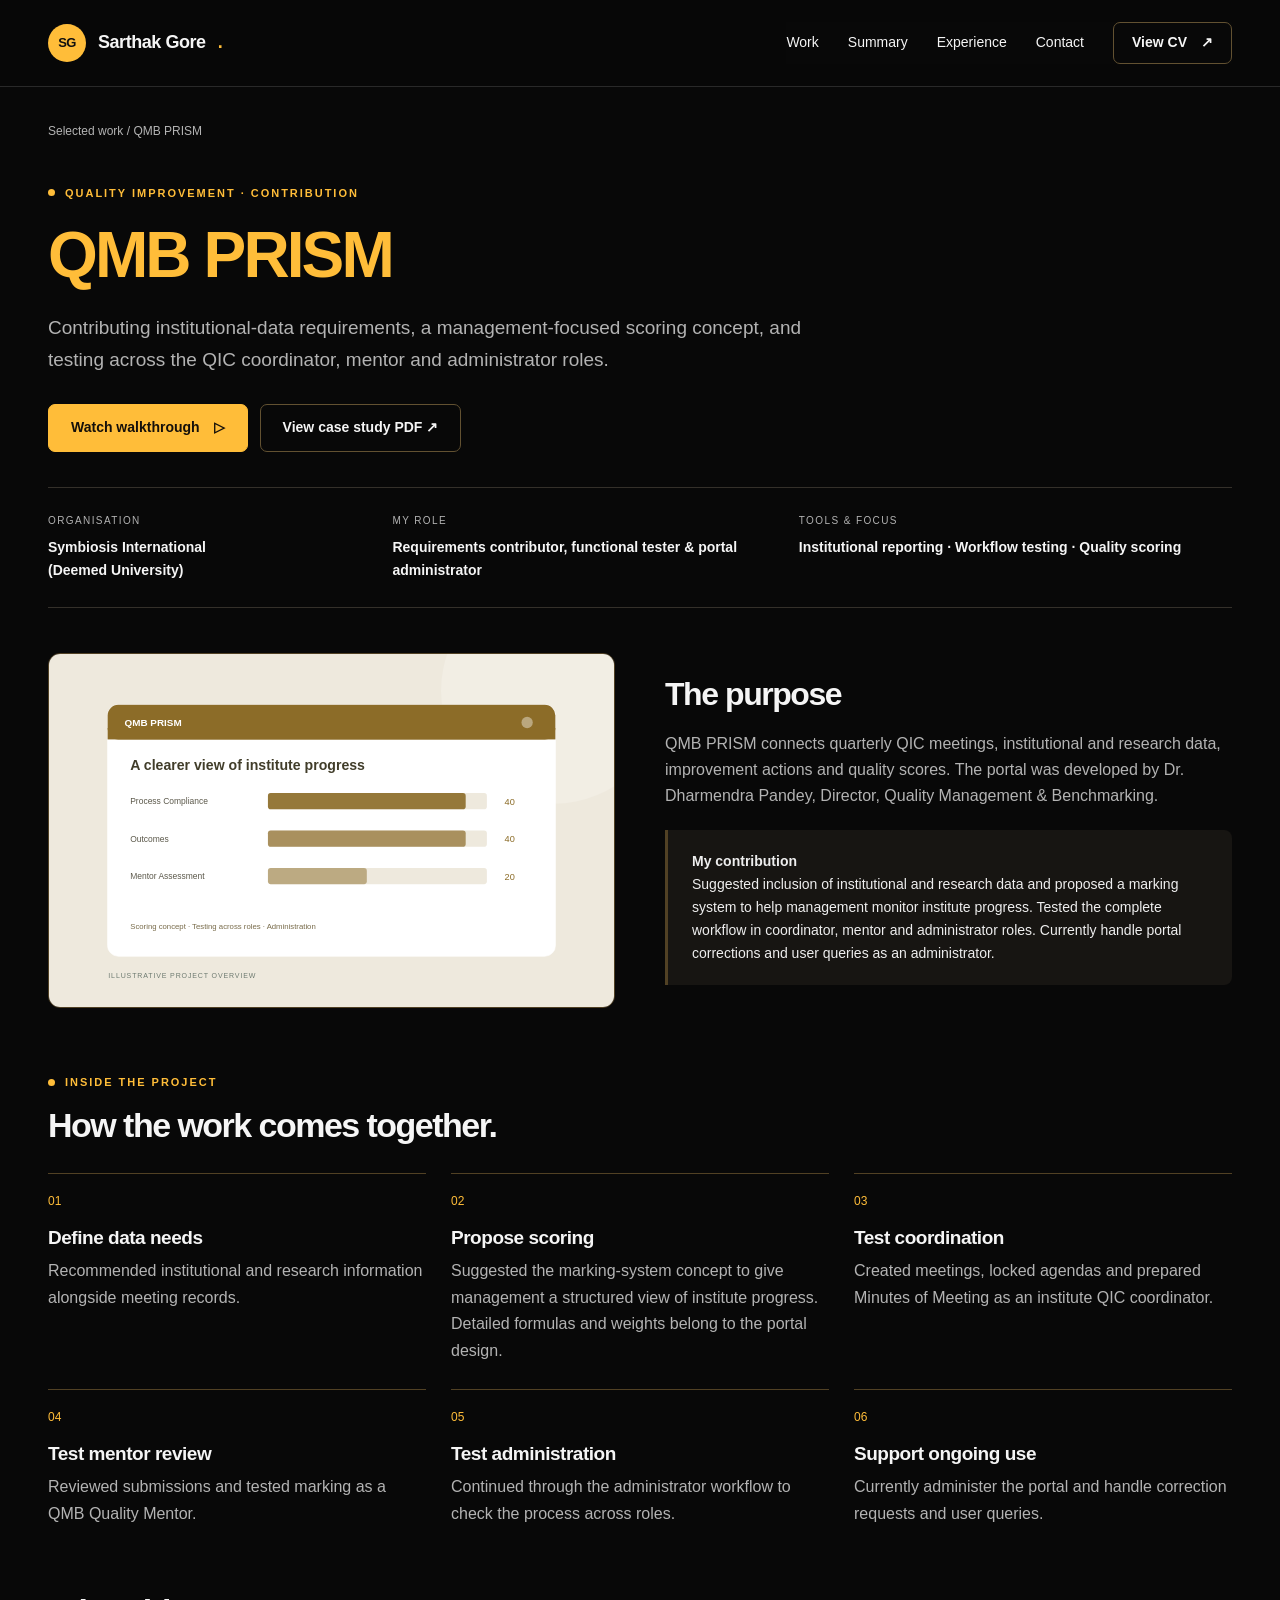
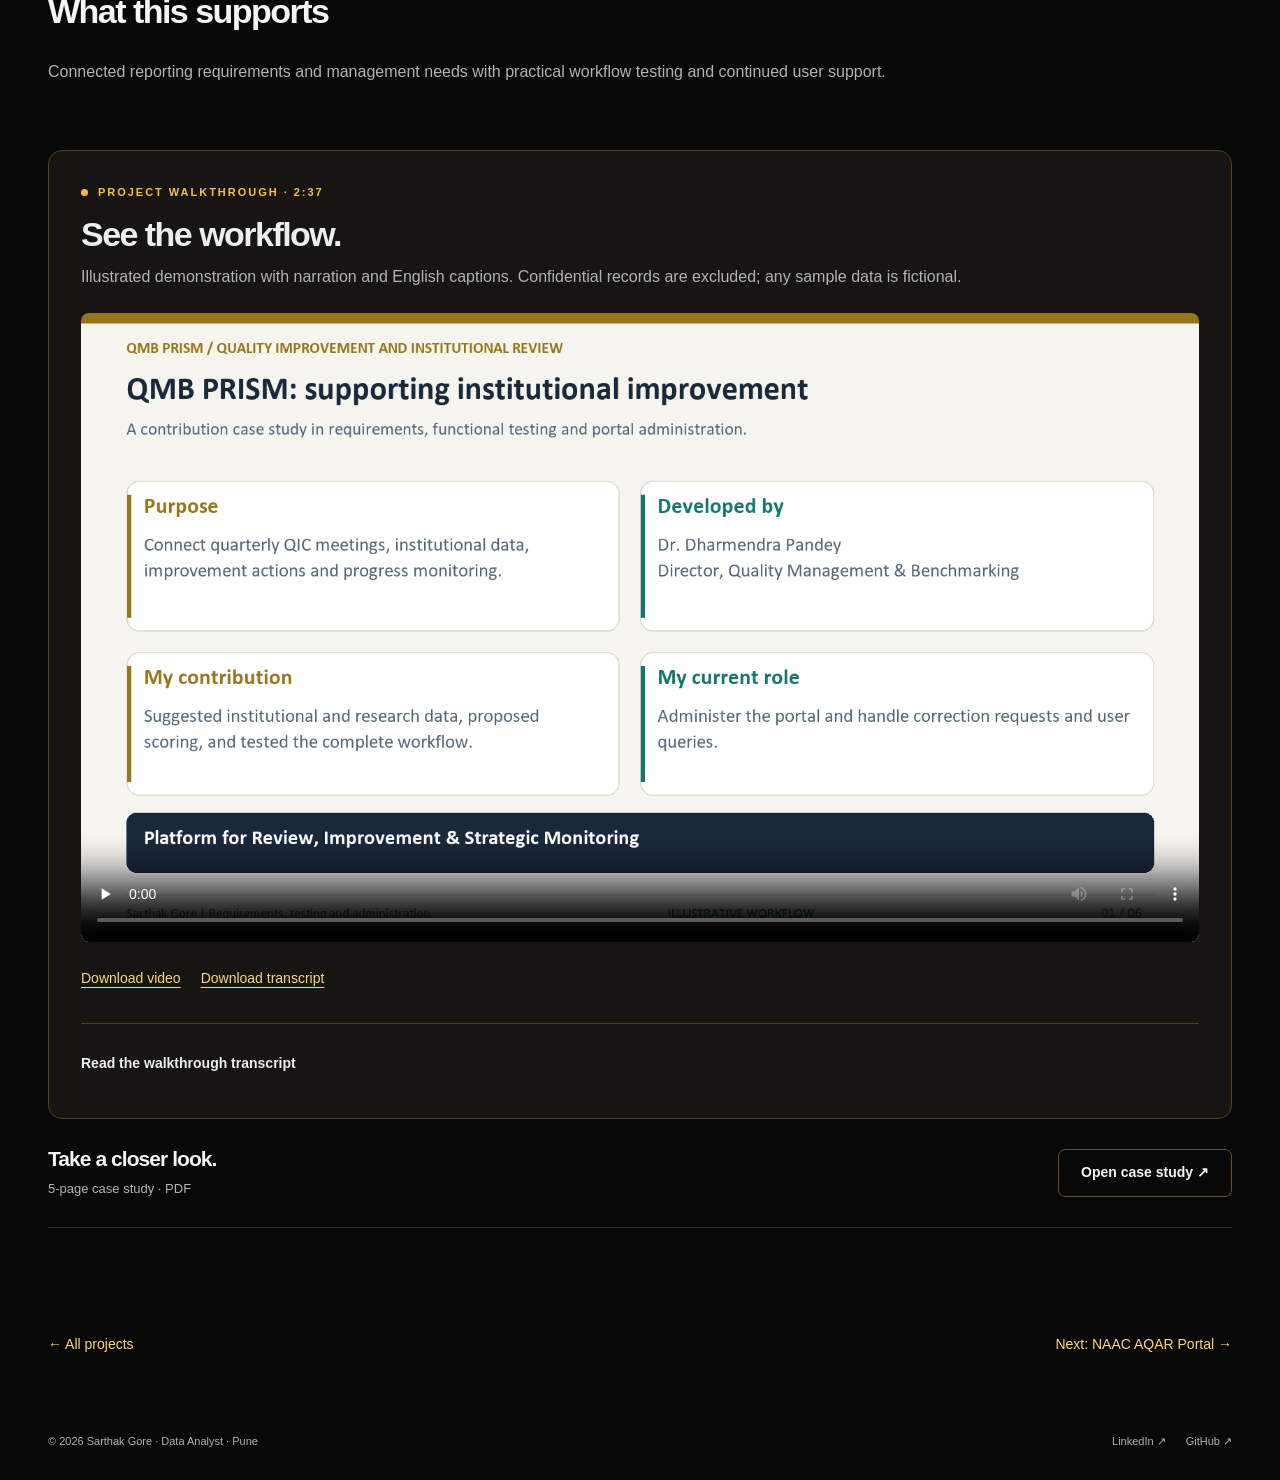
<file: projects/qmb-prism.html>
<!doctype html><html lang="en"><head><meta charset="utf-8"><meta name="viewport" content="width=device-width,initial-scale=1"><meta name="theme-color" content="#1b2d2b"><title>QMB PRISM | Sarthak Gore</title><meta name="description" content="Contributing institutional-data requirements, a management-focused scoring concept, and testing across the QIC coordinator, mentor and administrator roles."><meta property="og:title" content="QMB PRISM | Sarthak Gore"><meta property="og:description" content="Contributing institutional-data requirements, a management-focused scoring concept, and testing across the QIC coordinator, mentor and administrator roles."><meta property="og:type" content="website"><meta property="og:image" content="https://sarthakgore.github.io/assets/social.svg"><link rel="canonical" href="https://sarthakgore.github.io/projects/qmb-prism.html"><link rel="icon" href="../assets/favicon.svg" type="image/svg+xml"><link rel="stylesheet" href="../styles.css"><link rel="stylesheet" href="../css/case-study-dark.css?v=3"><link rel="stylesheet" href="../css/mobile.css?v=2"></head><body><a class="skip" href="#main">Skip to content</a><header class="site-header"><div class="wrap header-inner"><a class="brand" href="../index.html" aria-label="Sarthak Gore home"><span class="monogram" aria-hidden="true">SG</span>Sarthak Gore<span style="color:var(--green)">.</span></a><button class="menu-toggle" aria-controls="navigation" aria-expanded="false">Menu</button><nav class="nav" id="navigation" aria-label="Main navigation"><a href="../index.html#projects-section">Work</a><a href="../index.html#summary-section">Summary</a><a href="../index.html#resume-section">Experience</a><a href="../index.html#contact-section">Contact</a><a class="button small light" href="../downloads/Sarthak_Gore_CV.pdf" target="_blank" rel="noopener">View CV <span aria-hidden="true">↗</span></a></nav></div></header><main id="main" class="wrap"><div class="breadcrumb"><a href="../index.html#projects-section">Selected work</a> / QMB PRISM</div><section class="project-hero"><div class="eyebrow">Quality improvement · Contribution</div><h1>QMB PRISM</h1><p class="lead">Contributing institutional-data requirements, a management-focused scoring concept, and testing across the QIC coordinator, mentor and administrator roles.</p><div class="hero-actions"><a class="button" href="#demo">Watch walkthrough <span aria-hidden="true">▷</span></a><a class="button light" href="../media/qmb-prism/case-study.pdf" target="_blank" rel="noopener">View case study PDF ↗</a></div></section><div class="project-facts"><div><div class="fact-label">Organisation</div><div class="fact-value">Symbiosis International<br>(Deemed University)</div></div><div><div class="fact-label">My role</div><div class="fact-value">Requirements contributor, functional tester &amp; portal administrator</div></div><div><div class="fact-label">Tools &amp; focus</div><div class="fact-value">Institutional reporting · Workflow testing · Quality scoring</div></div></div><section class="project-overview"><img src="../assets/qmb-prism.svg" alt="QMB PRISM overview diagram" width="800" height="500"><div><h2>The purpose</h2><p>QMB PRISM connects quarterly QIC meetings, institutional and research data, improvement actions and quality scores. The portal was developed by Dr. Dharmendra Pandey, Director, Quality Management &amp; Benchmarking.</p><div class="credit"><strong>My contribution</strong><br>Suggested inclusion of institutional and research data and proposed a marking system to help management monitor institute progress. Tested the complete workflow in coordinator, mentor and administrator roles. Currently handle portal corrections and user queries as an administrator.</div></div></section><section class="case-section"><div class="eyebrow">Inside the project</div><h2 style="margin-top:15px">How the work comes together.</h2><ol class="workflow"><li><h3>Define data needs</h3><p>Recommended institutional and research information alongside meeting records.</p></li><li><h3>Propose scoring</h3><p>Suggested the marking-system concept to give management a structured view of institute progress. Detailed formulas and weights belong to the portal design.</p></li><li><h3>Test coordination</h3><p>Created meetings, locked agendas and prepared Minutes of Meeting as an institute QIC coordinator.</p></li><li><h3>Test mentor review</h3><p>Reviewed submissions and tested marking as a QMB Quality Mentor.</p></li><li><h3>Test administration</h3><p>Continued through the administrator workflow to check the process across roles.</p></li><li><h3>Support ongoing use</h3><p>Currently administer the portal and handle correction requests and user queries.</p></li></ol></section><section class="case-section"><h2>What this supports</h2><p>Connected reporting requirements and management needs with practical workflow testing and continued user support.</p></section><section class="case-section" id="demo"><div class="media-section"><div class="eyebrow">Project walkthrough · 2:37</div><h2 style="margin-top:14px">See the workflow.</h2><p>Illustrated demonstration with narration and English captions. Confidential records are excluded; any sample data is fictional.</p><video controls playsinline preload="none" poster="../media/qmb-prism/poster.png" aria-label="QMB PRISM narrated walkthrough"><source src="../media/qmb-prism/walkthrough.mp4" type="video/mp4"><track kind="captions" src="../media/qmb-prism/captions.vtt" srclang="en" label="English" default>Your browser cannot play this video. <a href="../media/qmb-prism/walkthrough.mp4">Download the walkthrough.</a></video><div class="media-links"><a href="../media/qmb-prism/walkthrough.mp4" download>Download video</a><a href="../media/qmb-prism/transcript.txt" download>Download transcript</a></div><details class="transcript"><summary>Read the walkthrough transcript</summary><div class="transcript-content"><h3>QMB PRISM: supporting institutional improvement</h3><p>QMB PRISM is the Platform for Review, Improvement and Strategic Monitoring at Symbiosis International University. Developed by Doctor Dharmendra Pandey, it connects quarterly QIC meetings, institutional data, action tracking, and quality scores. My contribution was suggesting institutional and research data, proposing the marking-system concept, and testing the workflow across user roles. I currently administer the portal and handle correction requests and user queries.</p><h3>Testing the workflow across three roles</h3><p>I tested the portal by following the workflow as an institute QIC coordinator, then a Quality Mentor, and then an administrator. This included creating meetings, locking the agenda, preparing Minutes of Meeting, reviewing the submission, and testing mentor marking. Moving through these roles let me check the workflow as different users would experience it, including the handover from institute coordination to QMB review.</p><h3>Bringing institutional data into the review</h3><p>I suggested including institutional data and research information in the portal. The documented system collects quarterly figures covering faculty and students, research output, sponsored projects, and placements. Designated research fields are supplied centrally by SCRI. This puts supporting institutional information alongside the meeting and review process. My contribution was the requirements suggestion; the portal implementation was handled by the developer.</p><h3>A scoring concept for management visibility</h3><p>I proposed introducing a marking system because it would help management see how institutes were progressing. The documented portal uses a quarterly quality score with forty points for process compliance, forty for outcomes, and twenty for the Quality Mentor assessment, with additional rules for exceptions and bonuses. My contribution was proposing the scoring concept. I do not claim authorship of the detailed criteria, formulas, or weights.</p><h3>Supporting the portal in daily use</h3><p>I currently handle the portal as an administrator, responding to corrections and queries. My testing experience across coordinator, mentor, and admin roles helps me understand the user journey. The wider portal supports meeting records, mentor review, action follow-up, and progress reporting. My ongoing contribution is operational administration and user support, alongside the requirements input and testing already described.</p><h3>My role in the project</h3><p>This project demonstrates my contribution to defining institutional reporting needs, proposing a management-oriented scoring concept, testing a multi-role workflow, and supporting a portal in daily use. Development credit remains with Doctor Dharmendra Pandey. My role is represented as a requirements contributor, functional tester, and current portal administrator. Illustrations in this case study do not reproduce confidential institutional records.</p></div></details></div><div class="pdf-row"><div><h3>Take a closer look.</h3><p>5-page case study · PDF</p></div><a class="button light" href="../media/qmb-prism/case-study.pdf" target="_blank" rel="noopener">Open case study ↗</a></div></section><div class="project-bottom"><a href="../index.html#projects-section">← All projects</a><a href="naac-aqar.html">Next: NAAC AQAR Portal →</a></div></main><footer class="wrap site-footer"><span>© 2026 Sarthak Gore · Data Analyst · Pune</span><div class="footer-links"><a href="https://www.linkedin.com/in/sarthak-gore/" target="_blank" rel="noopener">LinkedIn ↗</a><a href="https://github.com/sarthakgore" target="_blank" rel="noopener">GitHub ↗</a></div></footer><script src="../site.js" defer></script></body></html>
</file>
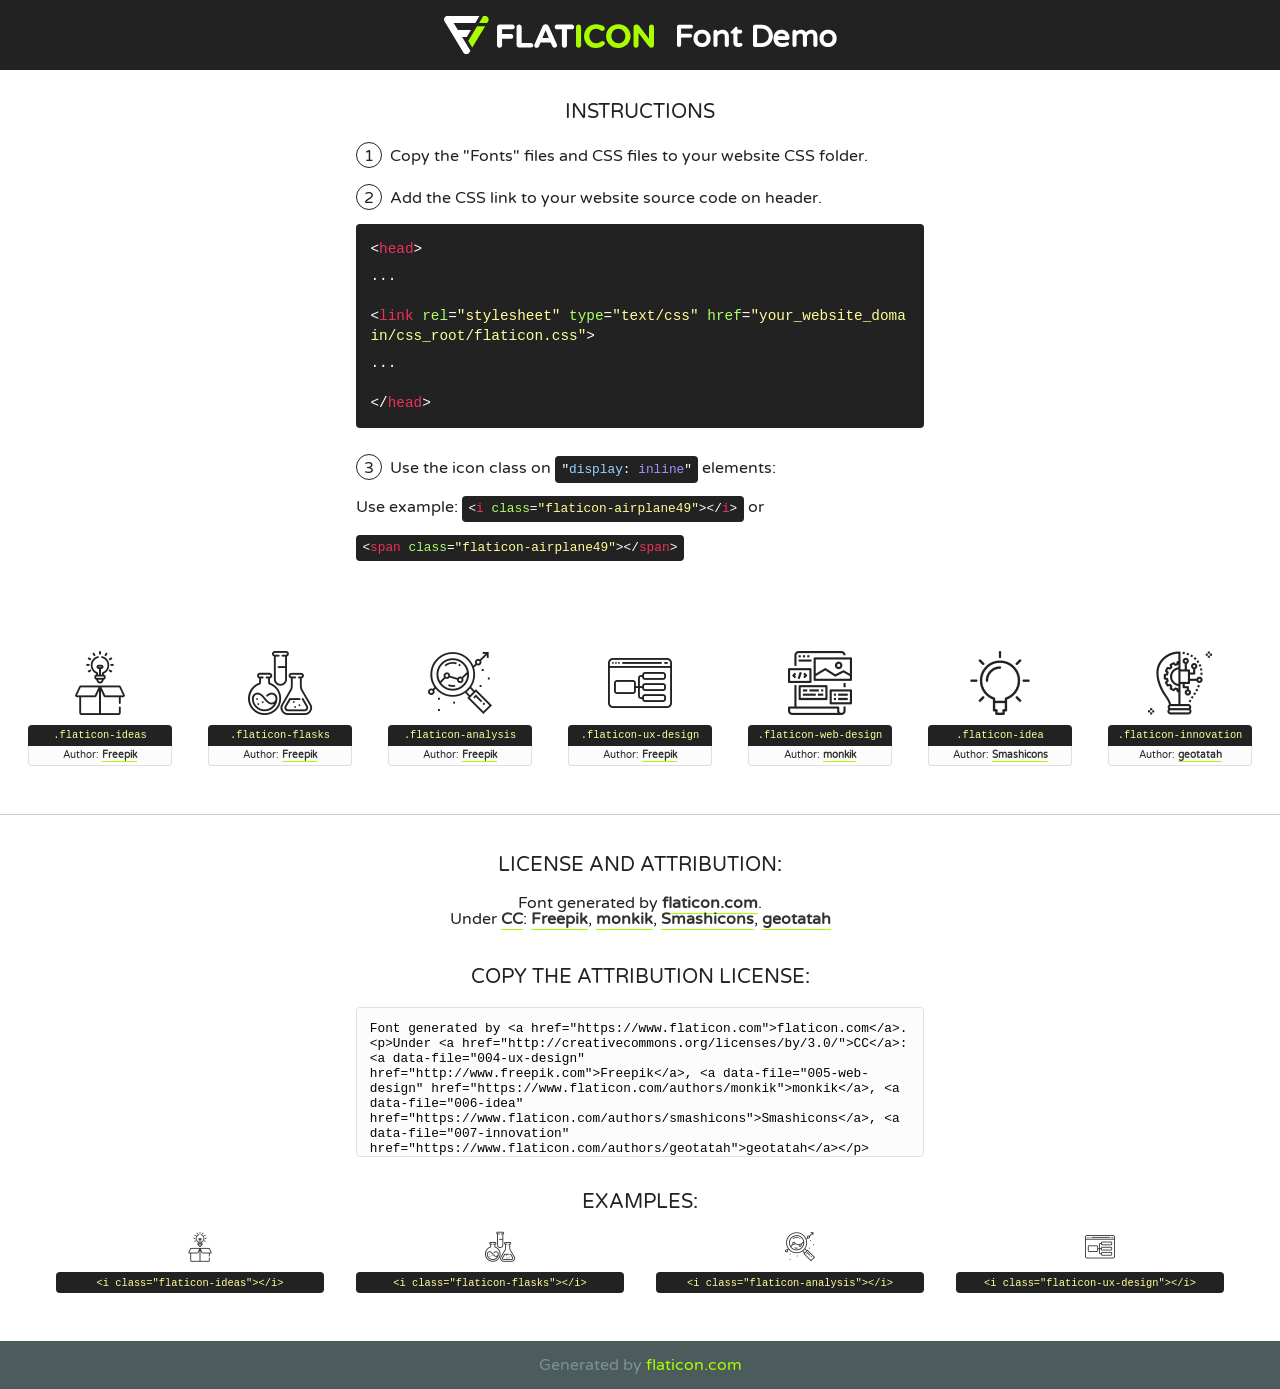
<file: fonts/flaticon/font/flaticon.html>
<!DOCTYPE html>
<!--
  Flaticon icon font: Flaticon
  Creation date: 20/03/2019 02:18
-->
<html>
<!DOCTYPE html>
<html>

<head>
    <title>Flaticon WebFont</title>
    <link href="http://fonts.googleapis.com/css?family=Varela+Round" rel="stylesheet" type="text/css" />
    <link rel="stylesheet" type="text/css" href="flaticon.css">
    <meta charset="UTF-8">
    <style>
    html, body, div, span, applet, object, iframe,
    h1, h2, h3, h4, h5, h6, p, blockquote, pre,
    a, abbr, acronym, address, big, cite, code,
    del, dfn, em, img, ins, kbd, q, s, samp,
    small, strike, strong, sub, sup, tt, var,
    b, u, i, center,
    dl, dt, dd, ol, ul, li,
    fieldset, form, label, legend,
    table, caption, tbody, tfoot, thead, tr, th, td,
    article, aside, canvas, details, embed, 
    figure, figcaption, footer, header, hgroup, 
    menu, nav, output, ruby, section, summary,
    time, mark, audio, video {
        margin: 0;
        padding: 0;
        border: 0;
        font-size: 100%;
        font: inherit;
        vertical-align: baseline;
    }
    /* HTML5 display-role reset for older browsers */
    article, aside, details, figcaption, figure, 
    footer, header, hgroup, menu, nav, section {
        display: block;
    }
    body {
        line-height: 1;
    }
    ol, ul {
        list-style: none;
    }
    blockquote, q {
        quotes: none;
    }
    blockquote:before, blockquote:after,
    q:before, q:after {
        content: '';
        content: none;
    }
    table {
        border-collapse: collapse;
        border-spacing: 0;
    }
    body {
        font-family: 'Varela Round', Helvetica, Arial, sans-serif;
        font-size: 16px;
        color: #222;
    }
    a {
        color: #333;
        border-bottom: 1px solid #a9fd00;
        font-weight: bold;
        text-decoration: none;
    }
    * {
        -moz-box-sizing: border-box;
        -webkit-box-sizing: border-box;
        box-sizing: border-box;
        margin: 0;
        padding: 0;
    }
    [class^="flaticon-"]:before, [class*=" flaticon-"]:before, [class^="flaticon-"]:after, [class*=" flaticon-"]:after {
        font-family: Flaticon;
        font-size: 30px;
        font-style: normal;
        margin-left: 20px;
        color: #333;
    }
    .wrapper {
        max-width: 600px;
        margin: auto;
        padding: 0 1em;
    }
    .title {
        font-size: 1.25em;
        text-align: center;
        margin-bottom: 1em;
        text-transform: uppercase;
    }
    header {
        text-align: center;
        background-color: #222;
        color: #fff;
        padding: 1em;
    }
    header .logo {
        width: 210px;
        height: 38px;
        display: inline-block;
        vertical-align: middle;
        margin-right: 1em;
        border: none;
    }
    header strong {
        font-size: 1.95em;
        font-weight: bold;
        vertical-align: middle;
        margin-top: 5px;
        display: inline-block;
    }
    .demo {
        margin: 2em auto;
        line-height: 1.25em;
    }
    .demo ul li {
        margin-bottom: 1em;
    }
    .demo ul li .num {
        color: #222;
        border-radius: 20px;
        display: inline-block;
        width: 26px;
        padding: 3px;
        height: 26px;
        text-align: center;
        margin-right: 0.5em;
        border: 1px solid #222;
    }
    .demo ul li code {
        background-color: #222;
        border-radius: 4px;
        padding: 0.25em 0.5em;
        display: inline-block;
        color: #fff;
        font-family: Consolas,Monaco,Lucida Console,Liberation Mono,DejaVu Sans Mono,Bitstream Vera Sans Mono,Courier New, monospace;
        font-weight: lighter;
        margin-top: 1em;
        font-size: 0.8em;
        word-break: break-all;
    }
    .demo ul li code.big {
        padding: 1em;
        font-size: 0.9em;
    }
    .demo ul li code .red {
        color: #EF3159;
    }
    .demo ul li code .green {
        color: #ACFF65;
    }
    .demo ul li code .yellow {
        color: #FFFF99;
    }
    .demo ul li code .blue {
        color: #99D3FF;
    }
    .demo ul li code .purple {
        color: #A295FF;
    }
    .demo ul li code .dots {
        margin-top: 0.5em;
        display: block;
    }
    #glyphs {
        border-bottom: 1px solid #ccc;
        padding: 2em 0;
        text-align: center;
    }
    .glyph {
        display: inline-block;
        width: 9em;
        margin: 1em;
        text-align: center;
        vertical-align: top;
        background: #FFF;
    }
    .glyph .glyph-icon {
        padding: 10px;
        display: block;
        font-family:"Flaticon";
        font-size: 64px;
        line-height: 1;
    }
    .glyph .glyph-icon:before {
        font-size: 64px;
        color: #222;
        margin-left: 0;
    }
    .class-name {
        font-size: 0.65em;
        background-color: #222;
        color: #fff;
        border-radius: 4px 4px 0 0;
        padding: 0.5em;
        color: #FFFF99;
        font-family: Consolas,Monaco,Lucida Console,Liberation Mono,DejaVu Sans Mono,Bitstream Vera Sans Mono,Courier New, monospace;
    }
    .author-name {
        font-size: 0.6em;
        background-color: #fcfcfd;
        border: 1px solid #DEDEE4;
        border-top: 0;
        border-radius: 0 0 4px 4px;
        padding: 0.5em;
    }
    .class-name:last-child {
        font-size: 10px;
        color:#888;
    }
    .class-name:last-child a {
        font-size: 10px;
        color:#555;
    }
    .class-name:last-child a:hover {
        color:#a9fd00;
    }
    .glyph > input {
        display: block;
        width: 100px;
        margin: 5px auto;
        text-align: center;
        font-size: 12px;
        cursor: text;
    }
    .glyph > input.icon-input {
        font-family:"Flaticon";
        font-size: 16px;
        margin-bottom: 10px;
    }
    .attribution .title {
        margin-top: 2em;
    }
    .attribution textarea {
        background-color: #fcfcfd;
        padding: 1em;
        border: none;
        box-shadow: none;
        border: 1px solid #DEDEE4;
        border-radius: 4px;
        resize: none;
        width: 100%;
        height: 150px;
        font-size: 0.8em;
        font-family: Consolas,Monaco,Lucida Console,Liberation Mono,DejaVu Sans Mono,Bitstream Vera Sans Mono,Courier New, monospace;
        -webkit-appearance: none;
    }
    .iconsuse {
        margin: 2em auto;
        text-align: center;
        max-width: 1200px;
    }
    .iconsuse:after {
        content: '';
        display: table;
        clear: both;
    }
    .iconsuse .image {
        float: left;
        width: 25%;
        padding: 0 1em;
    }
    .iconsuse .image p {
        margin-bottom: 1em;
    }
    .iconsuse .image span {
        display: block;
        font-size: 0.65em;
        background-color: #222;
        color: #fff;
        border-radius: 4px;
        padding: 0.5em;
        color: #FFFF99;
        margin-top: 1em;
        font-family: Consolas,Monaco,Lucida Console,Liberation Mono,DejaVu Sans Mono,Bitstream Vera Sans Mono,Courier New, monospace;
    }
    #footer {
        text-align: center;
        background-color: #4C5B5C;
        color: #7c9192;
        padding: 1em;
    }
    #footer a {
        border: none;
        color: #a9fd00;
        font-weight: normal;
    }
    @media (max-width: 960px) {
        .iconsuse .image {
            width: 50%;
        }
    }
    @media (max-width: 560px) {
        .iconsuse .image {
            width: 100%;
        }
    }
    </style>
</head>

<body class="characters-off">

    <header>
        <a href="https://www.flaticon.com" target="_blank" class="logo">
            <svg version="1.1" xmlns="http://www.w3.org/2000/svg" xmlns:xlink="http://www.w3.org/1999/xlink" xmlns:a="http://ns.adobe.com/AdobeSVGViewerExtensions/3.0/" viewBox="0 0 560.875 102.036" enable-background="new 0 0 560.875 102.036" xml:space="preserve">
                <defs>
                </defs>
                <g>
                    <g class="letters">
                        <path fill="#ffffff" d="M141.596,29.675c0-3.777,2.985-6.767,6.764-6.767h34.438c3.426,0,6.15,2.728,6.15,6.15
                        c0,3.43-2.724,6.149-6.15,6.149h-27.674v13.091h23.719c3.429,0,6.151,2.724,6.151,6.15c0,3.43-2.723,6.149-6.151,6.149h-23.719
                        v17.574c0,3.773-2.986,6.761-6.764,6.761c-3.779,0-6.764-2.989-6.764-6.761V29.675z"></path>
                        <path fill="#ffffff" d="M193.844,29.149c0-3.781,2.985-6.767,6.764-6.767c3.776,0,6.763,2.985,6.763,6.767v42.957h25.039
                        c3.426,0,6.149,2.726,6.149,6.153c0,3.425-2.723,6.15-6.149,6.15h-31.802c-3.779,0-6.764-2.986-6.764-6.768V29.149z"></path>
                        <path fill="#ffffff" d="M241.891,75.71l21.438-48.407c1.492-3.341,4.215-5.357,7.906-5.357h0.792
                        c3.686,0,6.323,2.017,7.815,5.357l21.439,48.407c0.436,0.967,0.701,1.845,0.701,2.723c0,3.602-2.809,6.501-6.414,6.501
                        c-3.161,0-5.269-1.845-6.499-4.655l-4.132-9.661h-27.059l-4.301,10.102c-1.144,2.631-3.426,4.214-6.237,4.214
                        c-3.517,0-6.24-2.81-6.24-6.325C241.1,77.64,241.451,76.677,241.891,75.71z M279.932,58.666l-8.521-20.297l-8.526,20.297H279.932
                        z"></path>
                        <path fill="#ffffff" d="M314.864,35.387H301.86c-3.429,0-6.239-2.813-6.239-6.238c0-3.429,2.811-6.24,6.239-6.24h39.533
                        c3.426,0,6.237,2.811,6.237,6.24c0,3.425-2.811,6.238-6.237,6.238h-13.001v42.785c0,3.773-2.99,6.761-6.764,6.761
                        c-3.779,0-6.764-2.989-6.764-6.761V35.387z"></path>
                        <path fill="#A9FD00" d="M352.615,29.149c0-3.781,2.985-6.767,6.767-6.767c3.774,0,6.761,2.985,6.761,6.767v49.024
                        c0,3.773-2.987,6.761-6.761,6.761c-3.781,0-6.767-2.989-6.767-6.761V29.149z"></path>
                        <path fill="#A9FD00" d="M374.132,53.836v-0.179c0-17.481,13.178-31.801,32.065-31.801c9.22,0,15.459,2.458,20.557,6.238
                        c1.402,1.054,2.637,2.985,2.637,5.357c0,3.692-2.985,6.59-6.681,6.59c-1.845,0-3.071-0.702-4.044-1.319
                        c-3.776-2.813-7.729-4.393-12.562-4.393c-10.364,0-17.831,8.611-17.831,19.154v0.173c0,10.542,7.291,19.329,17.831,19.329
                        c5.715,0,9.492-1.756,13.359-4.834c1.049-0.874,2.458-1.491,4.039-1.491c3.429,0,6.325,2.813,6.325,6.236
                        c0,2.106-1.056,3.78-2.282,4.834c-5.539,4.834-12.036,7.733-21.878,7.733C387.572,85.464,374.132,71.493,374.132,53.836z"></path>
                        <path fill="#A9FD00" d="M433.009,53.836v-0.179c0-17.481,13.79-31.801,32.766-31.801c18.981,0,32.592,14.143,32.592,31.628v0.173
                        c0,17.483-13.785,31.807-32.769,31.807C446.625,85.464,433.009,71.32,433.009,53.836z M484.224,53.836v-0.179
                        c0-10.539-7.725-19.326-18.626-19.326c-10.893,0-18.449,8.611-18.449,19.154v0.173c0,10.542,7.73,19.329,18.626,19.329
                        C476.676,72.986,484.224,64.378,484.224,53.836z"></path>
                        <path fill="#A9FD00" d="M506.233,29.321c0-3.774,2.99-6.763,6.767-6.763h1.401c3.252,0,5.183,1.583,7.029,3.953l26.093,34.265
                        V29.059c0-3.692,2.99-6.677,6.681-6.677c3.683,0,6.671,2.985,6.671,6.677v48.934c0,3.78-2.987,6.765-6.764,6.765h-0.436
                        c-3.257,0-5.188-1.581-7.034-3.953l-27.056-35.492v32.944c0,3.687-2.985,6.676-6.678,6.676c-3.683,0-6.673-2.989-6.673-6.676
                        V29.321z"></path>
                    </g>
                    <g class="insignia">
                        <path fill="#ffffff" d="M48.372,56.137h12.517l11.156-18.537H37.186L25.688,18.539h57.825L94.668,0H9.271
                        C5.925,0,2.842,1.801,1.198,4.716c-1.644,2.907-1.593,6.482,0.134,9.343l50.38,83.501c1.678,2.781,4.689,4.476,7.938,4.476
                        c3.246,0,6.257-1.695,7.935-4.476l2.898-4.804L48.372,56.137z"></path>
                        <g class="i">
                            <path fill="#A9FD00" d="M93.575,18.539h0.031v0.004l21.652,0.004l2.705-4.488c1.727-2.861,1.778-6.436,0.133-9.343
                            C116.454,1.801,113.371,0,110.026,0h-5.294L93.575,18.539z"></path>
                            <polygon fill="#A9FD00" points="88.291,27.356 64.725,66.486 75.519,84.404 109.942,27.356"></polygon>
                        </g>
                    </g>
                </g>
            </svg>
        </a>
        <strong>Font Demo</strong>
    </header>


    <section class="demo wrapper">

        <p class="title">Instructions</p>

        <ul>
            <li>
                <span class="num">1</span>Copy the "Fonts" files and CSS files to your website CSS folder.
            </li>
            <li>
                <span class="num">2</span>Add the CSS link to your website source code on header.
                <code class="big">
                    &lt;<span class="red">head</span>&gt;
                    <br/><span class="dots">...</span>
                    <br/>&lt;<span class="red">link</span> <span class="green">rel</span>=<span class="yellow">"stylesheet"</span> <span class="green">type</span>=<span class="yellow">"text/css"</span> <span class="green">href</span>=<span class="yellow">"your_website_domain/css_root/flaticon.css"</span>&gt;
                    <br/><span class="dots">...</span>
                    <br/>&lt;/<span class="red">head</span>&gt;
                </code>
            </li>

            <li>
                <p>
                    <span class="num">3</span>Use the icon class on <code>"<span class="blue">display</span>:<span class="purple"> inline</span>"</code> elements:
                    <br />
                    Use example: <code>&lt;<span class="red">i</span> <span class="green">class</span>=<span class="yellow">&quot;flaticon-airplane49&quot;</span>&gt;&lt;/<span class="red">i</span>&gt;</code> or <code>&lt;<span class="red">span</span> <span class="green">class</span>=<span class="yellow">&quot;flaticon-airplane49&quot;</span>&gt;&lt;/<span class="red">span</span>&gt;</code>
            </li>
        </ul>

    </section>




   <section id="glyphs">          
    
      
        <div class="glyph"><div class="glyph-icon flaticon-ideas"></div>
            <div class="class-name">.flaticon-ideas</div>
            <div class="author-name">Author: <a data-file="001-ideas" href="http://www.freepik.com">Freepik</a> </div> 
        </div>        
        
        <div class="glyph"><div class="glyph-icon flaticon-flasks"></div>
            <div class="class-name">.flaticon-flasks</div>
            <div class="author-name">Author: <a data-file="002-flasks" href="http://www.freepik.com">Freepik</a> </div> 
        </div>        
        
        <div class="glyph"><div class="glyph-icon flaticon-analysis"></div>
            <div class="class-name">.flaticon-analysis</div>
            <div class="author-name">Author: <a data-file="003-analysis" href="http://www.freepik.com">Freepik</a> </div> 
        </div>        
        
        <div class="glyph"><div class="glyph-icon flaticon-ux-design"></div>
            <div class="class-name">.flaticon-ux-design</div>
            <div class="author-name">Author: <a data-file="004-ux-design" href="http://www.freepik.com">Freepik</a> </div> 
        </div>        
        
        <div class="glyph"><div class="glyph-icon flaticon-web-design"></div>
            <div class="class-name">.flaticon-web-design</div>
            <div class="author-name">Author: <a data-file="005-web-design" href="https://www.flaticon.com/authors/monkik">monkik</a> </div> 
        </div>        
        
        <div class="glyph"><div class="glyph-icon flaticon-idea"></div>
            <div class="class-name">.flaticon-idea</div>
            <div class="author-name">Author: <a data-file="006-idea" href="https://www.flaticon.com/authors/smashicons">Smashicons</a> </div> 
        </div>        
        
        <div class="glyph"><div class="glyph-icon flaticon-innovation"></div>
            <div class="class-name">.flaticon-innovation</div>
            <div class="author-name">Author: <a data-file="007-innovation" href="https://www.flaticon.com/authors/geotatah">geotatah</a> </div> 
        </div>        
        

    </section>



    <section class="attribution wrapper"   style="text-align:center;">

      <div class="title">License and attribution:</div><div class="attrDiv">Font generated by <a href="https://www.flaticon.com">flaticon.com</a>. <div><p>Under <a href="http://creativecommons.org/licenses/by/3.0/">CC</a>: <a data-file="004-ux-design" href="http://www.freepik.com">Freepik</a>, <a data-file="005-web-design" href="https://www.flaticon.com/authors/monkik">monkik</a>, <a data-file="006-idea" href="https://www.flaticon.com/authors/smashicons">Smashicons</a>, <a data-file="007-innovation" href="https://www.flaticon.com/authors/geotatah">geotatah</a></p>  </div>
      </div>
      <div class="title">Copy the Attribution License:</div>

    <textarea onclick="this.focus();this.select();">Font generated by &lt;a href=&quot;https://www.flaticon.com&quot;&gt;flaticon.com&lt;/a&gt;. <p>Under <a href="http://creativecommons.org/licenses/by/3.0/">CC</a>: <a data-file="004-ux-design" href="http://www.freepik.com">Freepik</a>, <a data-file="005-web-design" href="https://www.flaticon.com/authors/monkik">monkik</a>, <a data-file="006-idea" href="https://www.flaticon.com/authors/smashicons">Smashicons</a>, <a data-file="007-innovation" href="https://www.flaticon.com/authors/geotatah">geotatah</a></p>  
     </textarea>

    </section>

    <section class="iconsuse">

          <div class="title">Examples:</div>            
             
            <div class="image">
                <p>
                    <i class="glyph-icon flaticon-ideas"></i> 
                    <span>&lt;i class=&quot;flaticon-ideas&quot;&gt;&lt;/i&gt;</span>
                </p>
            </div>
            
            <div class="image">
                <p>
                    <i class="glyph-icon flaticon-flasks"></i> 
                    <span>&lt;i class=&quot;flaticon-flasks&quot;&gt;&lt;/i&gt;</span>
                </p>
            </div>
            
            <div class="image">
                <p>
                    <i class="glyph-icon flaticon-analysis"></i> 
                    <span>&lt;i class=&quot;flaticon-analysis&quot;&gt;&lt;/i&gt;</span>
                </p>
            </div>
            
            <div class="image">
                <p>
                    <i class="glyph-icon flaticon-ux-design"></i> 
                    <span>&lt;i class=&quot;flaticon-ux-design&quot;&gt;&lt;/i&gt;</span>
                </p>
            </div>
                       
        </div>
                            
    </section>

<div id="footer">
    <div>Generated by <a href="https://www.flaticon.com">flaticon.com</a>
    </div>
</div>



</body>
</html>
</file>
<file: styles.css>
@charset "UTF-8";
:root{--paper:#f7f8f4;--white:#fff;--ink:#1b2d2b;--muted:#5d6d68;--green:#236658;--mint:#dceee2;--line:#dce2da;--radius:20px;--max:1184px}*{box-sizing:border-box}html{scroll-behavior:smooth;scroll-padding-top:100px}body{margin:0;background:var(--paper);color:var(--ink);font-family:Inter,"Segoe UI",Arial,sans-serif;line-height:1.65;-webkit-font-smoothing:antialiased}a{color:inherit;text-decoration:none}button,input{font:inherit}button{cursor:pointer}a,button{-webkit-tap-highlight-color:transparent}a:focus-visible,button:focus-visible,summary:focus-visible,video:focus-visible{outline:3px solid #b96526;outline-offset:5px}::selection{background:#cce4d7}img{max-width:100%;height:auto;display:block}svg{display:block}h1,h2,h3,p{margin-top:0}h1,h2,h3{line-height:1.13;letter-spacing:-.045em}h1{font-size:clamp(48px,5.8vw,82px);font-weight:650}h2{font-size:clamp(34px,4vw,50px);font-weight:600}h3{font-size:25px;font-weight:600}p{color:var(--muted)}.wrap{width:min(var(--max),calc(100% - 64px));margin:auto}.skip{position:fixed;top:-80px;left:20px;padding:12px;background:white;z-index:99}.skip:focus{top:10px}.site-header{position:sticky;top:0;z-index:20;background:rgba(247,248,244,.94);backdrop-filter:blur(16px);border-bottom:1px solid var(--line)}.header-inner{height:86px;display:flex;align-items:center;justify-content:space-between;gap:25px}.brand{display:flex;align-items:center;gap:12px;font-weight:650;letter-spacing:-.025em;font-size:18px;white-space:nowrap}.monogram{display:grid;place-items:center;width:38px;height:38px;background:var(--ink);color:white;font-size:13px;border-radius:50%;letter-spacing:-.04em}.nav{display:flex;align-items:center;gap:29px;font-size:14px}.nav a:not(.button):hover{color:var(--green)}.button{display:inline-flex;align-items:center;justify-content:center;gap:14px;border:1px solid var(--ink);background:var(--ink);color:white;border-radius:7px;padding:13px 22px;font-size:14px;font-weight:600;line-height:1.4;transition:background .2s,transform .2s}.button:hover{background:var(--green);transform:translateY(-2px)}.button.light{background:transparent;color:var(--ink);border-color:#bfcac3}.button.light:hover{background:var(--mint)}.button.small{padding:10px 18px}.arrow{font-size:21px;font-weight:400;line-height:1}.menu-toggle{display:none;border:1px solid var(--line);border-radius:6px;background:none;padding:8px 13px}.eyebrow{font-size:11px;font-weight:700;text-transform:uppercase;letter-spacing:.18em;color:var(--green);display:flex;align-items:center;gap:10px}.eyebrow:before{content:"";width:7px;height:7px;background:var(--green);border-radius:50%;flex:none}.hero{display:grid;grid-template-columns:1.12fr 1fr;gap:40px;align-items:center;padding:88px 0 60px;min-height:650px}.hero h1{margin:25px 0}.hero h1 span{color:var(--green)}.hero-copy>p{max-width:510px;font-size:17px}.hero-actions{display:flex;flex-wrap:wrap;gap:12px;margin-top:29px}.availability{font-size:12px;margin-top:23px!important;color:#607069}.hero-scene{position:relative;min-height:450px;perspective:1000px;isolation:isolate}.scene-glow{position:absolute;inset:50px -20px 10px;background:radial-gradient(ellipse,#d9e9db 0,transparent 68%);z-index:-1}.scene-grid{position:absolute;inset:70px 0 0;background-image:linear-gradient(#dce4dc 1px,transparent 1px),linear-gradient(90deg,#dce4dc 1px,transparent 1px);background-size:35px 35px;mask-image:radial-gradient(ellipse,#000,transparent 70%);transform:rotateX(55deg) rotateZ(-20deg)}.scene-stack{position:absolute;inset:63px 0 15px 18px;transform:rotateY(-12deg) rotateX(8deg) rotateZ(3deg);transform-style:preserve-3d;transition:transform .35s ease}.scene-sheet{position:absolute;inset:0 0 28px 0;border-radius:15px;border:1px solid #d3ddd4;background:white;box-shadow:0 30px 60px #173b281c;overflow:hidden}.scene-sheet:before{content:"";display:block;height:7px;background:var(--green)}.board-head{display:flex;align-items:center;justify-content:space-between;padding:19px 22px;border-bottom:1px solid #e7ece6;font-size:12px;font-weight:600}.board-head span{font-size:9px;color:var(--muted);background:var(--paper);padding:4px 7px;border-radius:4px}.board-content{padding:23px}.board-caption{font-size:10px;text-transform:uppercase;letter-spacing:.12em;color:var(--muted)}.board-title{font-size:21px;margin:8px 0 21px;letter-spacing:-.04em;font-weight:600}.flow-steps{display:flex;gap:7px}.flow-steps span{font-size:10px;flex:1;text-align:center;padding:9px 4px;border-radius:5px;background:#edf4ed;color:#226652}.board-lower{display:grid;grid-template-columns:1.3fr 1fr;gap:15px;margin-top:20px}.bars{height:100px;display:flex;align-items:end;gap:9px;padding:12px 5px 0;border-bottom:1px solid var(--line)}.bars i{flex:1;border-radius:4px 4px 0 0;background:#c4d9ca;height:var(--h)}.bars i:nth-child(2n){background:#347666}.mini-list{font-size:9px;color:var(--muted);display:grid;align-content:center;gap:9px}.mini-list span{display:flex;gap:6px;align-items:center}.mini-list span:before{content:'✓';background:var(--mint);color:var(--green);padding:1px 4px;border-radius:50%}.scene-float{position:absolute;transform:translateZ(70px);background:var(--ink);color:white;border-radius:11px;padding:17px 22px;box-shadow:0 15px 25px #1b2d2b20;left:-24px;bottom:0;font-size:11px}.scene-float strong{display:block;font-size:29px;letter-spacing:-.06em;line-height:1.2}.scene-tag{position:absolute;right:-11px;top:-24px;transform:translateZ(40px);background:#e5eedb;border:1px solid #cbdcc5;color:#285b43;padding:11px 16px;border-radius:8px;font-size:12px;font-weight:600}.scene-note{position:absolute;bottom:-3px;right:0;font-size:9px;color:#6c7b71;letter-spacing:.06em}.hero-foot{border-top:1px solid var(--line);border-bottom:1px solid var(--line);padding:20px 0;display:flex;align-items:center;justify-content:space-between;gap:20px;font-size:12px;color:var(--muted)}.hero-foot strong{font-weight:600;color:var(--ink)}.tool-strip{display:flex;flex-wrap:wrap;gap:26px;align-items:center}.tool-strip span{font-size:13px;font-weight:600;color:#52665a}.section{padding:100px 0}.section-head{display:flex;justify-content:space-between;align-items:end;gap:35px;margin-bottom:35px}.section-head h2{margin:12px 0 0}.section-head>p{max-width:350px;font-size:14px;margin:0}.filters{display:flex;gap:8px;flex-wrap:wrap;margin-bottom:30px}.filter{background:transparent;border:1px solid var(--line);border-radius:30px;padding:9px 17px;color:var(--muted);font-size:12px}.filter[aria-pressed=true]{background:var(--ink);color:white;border-color:var(--ink)}.filter:hover{border-color:var(--green)}.project-grid{display:grid;grid-template-columns:repeat(2,1fr);gap:36px 30px}.project-card[hidden]{display:none}.project-art{position:relative;aspect-ratio:16/10;overflow:hidden;border-radius:12px;background:#e7ece5;border:1px solid #e0e5dc;transition:transform .3s}.project-art img{width:100%;height:100%;object-fit:cover;transition:transform .6s}.project-card:hover .project-art img{transform:scale(1.025)}.project-art .round-link{position:absolute;bottom:17px;right:17px;width:39px;height:39px;border-radius:50%;background:white;display:grid;place-items:center;color:var(--ink);font-size:23px;box-shadow:0 2px 10px #0001}.card-meta{display:flex;align-items:center;justify-content:space-between;font-size:10px;text-transform:uppercase;letter-spacing:.1em;margin:20px 0 10px;color:var(--green);gap:10px}.project-card h3{margin-bottom:10px}.project-card p{font-size:14px;margin-bottom:14px;max-width:510px}.card-links{display:flex;gap:20px;font-size:12px;font-weight:600}.card-links a{border-bottom:1px solid #aab9ae;padding-bottom:3px}.card-links a:hover{color:var(--green);border-color:var(--green)}.earlier{margin-top:55px;border-top:1px solid var(--line);padding-top:26px}.earlier-label{font-size:11px;text-transform:uppercase;letter-spacing:.12em;color:var(--muted);margin-bottom:15px}.earlier-links{display:flex;gap:30px;flex-wrap:wrap;font-size:14px}.earlier-links a:hover{text-decoration:underline}.about-shell{background:#eaf0e7;border-top:1px solid #dde5d9;border-bottom:1px solid #dde5d9}.about{display:grid;grid-template-columns:.78fr 1.3fr;gap:90px;align-items:center;padding:80px 0}.portrait-box{position:relative;max-width:340px;aspect-ratio:4/4.4;background:#d4dfcf;border-radius:110px 110px 12px 12px;overflow:hidden}.portrait-box img{height:100%;width:100%;object-fit:contain;object-position:bottom}.portrait-label{margin-top:18px;font-size:12px;color:var(--muted)}.about h2{margin:18px 0 23px}.about p{font-size:16px}.skill-groups{display:grid;grid-template-columns:1fr 1fr;gap:20px;margin-top:28px}.skill-groups h3{font-size:13px;letter-spacing:0;margin-bottom:8px}.skill-groups p{font-size:13px;margin:0;line-height:1.8}.experience-grid{display:grid;grid-template-columns:.7fr 1.3fr;gap:75px}.experience-intro>p{font-size:14px}.timeline-item{display:grid;grid-template-columns:120px 1fr;gap:24px;padding:0 0 35px;margin-bottom:30px;border-bottom:1px solid var(--line)}.timeline-date{font-size:11px;color:var(--muted);padding-top:6px}.timeline-item h3{font-size:22px;margin:0 0 8px}.timeline-item .role{font-size:13px;color:var(--green);margin-bottom:13px}.timeline-item p{font-size:14px;margin-bottom:0}.education{padding-top:8px}.education h3{font-size:17px;margin:10px 0 7px}.education p{font-size:12px;margin:0 0 20px}.contact{background:var(--ink);color:white;border-radius:18px;padding:55px 60px;display:flex;align-items:center;justify-content:space-between;gap:40px;margin-bottom:70px}.contact h2{font-size:41px;margin:0 0 15px}.contact p{color:#c3d2c9;font-size:14px;margin:0}.contact .eyebrow{color:#c1d7c5;margin-bottom:17px}.contact .eyebrow:before{background:#b5d0bd}.contact .button{background:#e3eedb;color:var(--ink);border-color:#e3eedb;white-space:nowrap}.contact-links{display:flex;gap:20px;margin-top:15px;font-size:12px;color:#d1e1d6}.contact-links a:hover{text-decoration:underline}.site-footer{padding:0 0 30px;font-size:11px;color:var(--muted);display:flex;justify-content:space-between;gap:20px}.footer-links{display:flex;gap:20px}.breadcrumb{padding:35px 0 0;font-size:12px;color:var(--muted)}.breadcrumb a:hover{text-decoration:underline}.project-hero{padding:42px 0 35px;max-width:900px}.project-hero h1{font-size:clamp(43px,5vw,69px);margin:17px 0 21px}.project-hero .lead{font-size:19px;max-width:790px}.project-facts{display:grid;grid-template-columns:1fr 1.2fr 1.4fr;gap:35px;border-top:1px solid var(--line);border-bottom:1px solid var(--line);padding:25px 0;margin:0 0 45px}.fact-label{font-size:10px;letter-spacing:.14em;text-transform:uppercase;color:var(--muted);margin-bottom:7px}.fact-value{font-size:13px;font-weight:600}.project-overview{display:grid;grid-template-columns:1fr 1fr;gap:50px;align-items:center;margin-bottom:65px}.project-overview img{border-radius:12px}.project-overview h2{font-size:32px;margin-bottom:18px}.project-overview p{font-size:15px}.credit{padding:20px 24px;background:#e9efe5;border-left:3px solid var(--green);font-size:13px;border-radius:0 8px 8px 0;color:var(--ink);margin-top:20px}.case-section{margin-bottom:65px}.case-section h2{font-size:34px}.workflow{list-style:none;padding:0;counter-reset:step;display:grid;grid-template-columns:repeat(3,1fr);gap:25px}.workflow li{counter-increment:step;border-top:1px solid #bfcfc2;padding-top:18px}.workflow li:before{content:counter(step,decimal-leading-zero);color:var(--green);font-size:12px;display:block;margin-bottom:15px}.workflow h3{font-size:19px;letter-spacing:-.025em;margin-bottom:10px}.workflow p{font-size:13px;margin:0}.media-section{background:#eaf0e7;border:1px solid #d9e4d5;border-radius:14px;padding:32px}.media-section h2{margin:0 0 10px}.media-section>p{font-size:13px}.media-section video{width:100%;aspect-ratio:16/9;background:#152e29;border-radius:8px;display:block;margin:23px 0 15px}.media-links{display:flex;gap:20px;flex-wrap:wrap;font-size:12px}.media-links a{text-decoration:underline;text-underline-offset:4px}.pdf-row{display:flex;align-items:center;justify-content:space-between;gap:20px;padding:28px 0;border-bottom:1px solid var(--line)}.pdf-row h3{font-size:21px;margin:0 0 7px}.pdf-row p{margin:0;font-size:13px}.transcript{margin-top:22px;border-top:1px solid #c9d6c5;padding-top:18px}.transcript summary{cursor:pointer;font-size:13px;font-weight:600}.transcript-content{padding-top:20px;max-width:780px}.transcript h3{font-size:16px;letter-spacing:0}.transcript p{font-size:13px}.project-bottom{display:flex;justify-content:space-between;gap:20px;padding:30px 0 65px;font-size:13px}.project-bottom a:hover{text-decoration:underline}.not-found{min-height:65vh;display:grid;align-content:center;max-width:680px}.not-found p{font-size:18px}.not-found h1{font-size:64px}.motion-toggle{border:0;background:none;font-size:11px;color:var(--muted);padding:0;text-decoration:underline;text-underline-offset:4px}.sr-only{position:absolute;width:1px;height:1px;padding:0;margin:-1px;overflow:hidden;clip:rect(0,0,0,0);white-space:nowrap;border:0}
@media(min-width:901px){.scene-stack{animation:float 8s ease-in-out infinite}.hero-scene:hover .scene-stack{animation:none}}@keyframes float{0%,100%{transform:rotateY(-12deg) rotateX(8deg) rotateZ(3deg) translateY(0)}50%{transform:rotateY(-8deg) rotateX(6deg) rotateZ(2deg) translateY(-9px)}}body.motion-off *,body.motion-off *:before,body.motion-off *:after{animation:none!important;transition:none!important;scroll-behavior:auto!important}body.motion-off .scene-stack{transform:rotateY(-8deg) rotateX(5deg) rotateZ(2deg)!important}
@media(max-width:1050px){.hero{gap:20px}.hero-scene{min-height:400px}.board-title{font-size:18px}.board-content{padding:18px}.board-head{padding:16px}.flow-steps span{font-size:9px}.nav{gap:20px}.about{gap:50px}.contact{padding:45px}.scene-stack{left:0}.scene-tag{right:0}.experience-grid{gap:40px}}
@media(max-width:800px){.wrap{width:calc(100% - 40px)}.header-inner{height:72px}.menu-toggle{display:block}.nav{position:absolute;top:72px;left:0;right:0;background:var(--paper);border-bottom:1px solid var(--line);padding:25px 20px;display:none;flex-direction:column;align-items:stretch;gap:20px}.nav.is-open{display:flex}.hero{grid-template-columns:1fr;padding:50px 0 30px;gap:15px;min-height:0}.hero h1{max-width:640px;font-size:clamp(46px,9vw,70px)}.hero-copy>p{max-width:590px}.hero-scene{width:min(480px,100%);min-height:390px;justify-self:center;margin:10px 0 25px}.scene-stack{inset:40px 18px 10px 24px}.scene-note{right:18px;bottom:-8px}.scene-float{left:-10px}.hero-foot{align-items:start;flex-direction:column;gap:12px}.tool-strip{gap:18px}.section{padding:65px 0}.section-head{align-items:start;flex-direction:column;gap:18px}.section-head>p{max-width:550px}.project-grid{gap:30px 22px}.card-links{gap:15px}.about{grid-template-columns:1fr;gap:35px;padding:60px 0}.portrait-box{width:220px}.experience-grid{grid-template-columns:1fr;gap:30px}.contact{padding:35px;flex-direction:column;align-items:start}.contact h2{font-size:34px}.contact-links{flex-wrap:wrap}.project-facts{grid-template-columns:1fr 1fr;gap:25px}.project-overview{gap:25px}.workflow{grid-template-columns:repeat(2,1fr)}.site-footer{flex-wrap:wrap}.media-section{padding:22px}.project-hero .lead{font-size:17px}}
@media(max-width:520px){.project-grid{grid-template-columns:1fr;gap:38px}.hero h1{font-size:48px}.hero-actions .button{padding:12px 17px}.hero-scene{min-height:345px}.scene-stack{inset:36px 8px 5px 16px;transform:rotateY(-6deg) rotateX(4deg) rotateZ(2deg)}.board-content{padding:15px}.board-title{margin-bottom:14px}.board-lower{margin-top:10px;gap:10px}.scene-tag{font-size:10px;top:-18px}.scene-float{padding:12px 17px;font-size:10px;bottom:-5px}.scene-float strong{font-size:25px}.scene-note{bottom:-17px;font-size:8px}.board-head{font-size:10px;padding:13px 15px}.board-head span{font-size:8px}.bars{height:80px}.mini-list{font-size:8px}.skill-groups{grid-template-columns:1fr}.timeline-item{grid-template-columns:1fr;gap:9px}.timeline-date{padding-top:0}.contact{padding:29px 25px;margin-bottom:45px}.contact h2{font-size:30px}.project-facts{grid-template-columns:1fr;gap:20px;margin-bottom:30px}.project-overview{grid-template-columns:1fr;margin-bottom:45px}.project-hero h1{font-size:43px}.workflow{grid-template-columns:1fr}.pdf-row{align-items:start;flex-direction:column}.media-section{padding:17px}.media-section h2{font-size:28px}.project-bottom{flex-direction:column}.footer-links{flex-wrap:wrap}.hero-foot{font-size:11px}.tool-strip{gap:14px}.tool-strip span{font-size:12px}}
@media(prefers-reduced-motion:reduce){html{scroll-behavior:auto}*,*:before,*:after{animation:none!important;transition:none!important}.scene-stack{transform:none!important}}
</file>
<file: css/case-study-dark.css>
:root{--paper:#080808;--ink:#f5f5f5;--muted:#b3b3b3;--green:#ffbd39;--mint:#292015;--line:#34302a}
body{background:#080808;color:#f5f5f5}.site-header{background:rgba(8,8,8,.97);border-color:#292929}.monogram{background:#ffbd39;color:#101010}.button{background:#ffbd39;color:#15100a;border-color:#ffbd39}.button.light{background:transparent;color:#f5f5f5;border-color:#625131}.credit,.media-section{background:#171512;border-color:#514124;color:#eee}.workflow li{border-color:#514124}.transcript{border-color:#514124}.media-section video{background:#000}.project-overview img{border:1px solid #514124}.site-footer{color:#b3b3b3}.brand>span:last-child{color:#ffbd39!important}.nav{background:#080808}.project-hero h1{color:#ffbd39}.project-bottom a,.media-links a{color:#ffd47d}.skip:focus{background:#ffbd39;color:#000}
</file>
<file: css/mobile.css>
/* Shared responsive fixes for the original portfolio and its case studies. */
html { -webkit-text-size-adjust: 100%; text-size-adjust: 100%; scroll-padding-top: 90px; }
body { min-width: 0; }
section[id] { scroll-margin-top: 90px; }
img, video { max-width: 100%; }
.showcase-copy, .summary-panel > *, .contact-info .box, .project-facts > * { min-width: 0; }
.contact-info .box { width: 100%; }
.contact-info a, .ftco-footer a, .fact-value, .credit { overflow-wrap: anywhere; }
.menu-toggle { color: #ffbd39; min-height: 44px; }
a:focus-visible, button:focus-visible, summary:focus-visible { outline: 2px solid #ffbd39 !important; outline-offset: 4px; }
.project-hero h1 { overflow-wrap: anywhere; }
.project-overview p, .workflow p, .media-section > p, .transcript p { font-size: 16px; }
.fact-value, .credit, .media-links, .transcript summary, .project-bottom { font-size: 14px; }
.media-links a, .transcript summary, .project-bottom a { min-height: 44px; display: inline-flex; align-items: center; }
.media-section video { object-fit: contain; height: auto; }
.site-header { -webkit-backdrop-filter: blur(16px); }
.mobile-intro, .mobile-brand, .mobile-projects-title { display: none; }
@media (min-width: 992px) {
  .owl-carousel.home-slider .slider-item .slider-text .one-forth { width: 100%; max-width: 1140px; }
}
@media (max-width: 991px) {
  .ftco-navbar-light, .ftco-navbar-light.scrolled, .ftco-navbar-light.scrolled.sleep, .ftco-navbar-light.scrolled.awake {
    position: sticky; top: 0; margin-top: 0; z-index: 1000; width: 100%;
    background: #080808 !important; padding: 0 max(16px, env(safe-area-inset-left)) 0 max(16px, env(safe-area-inset-right));
    transition: none;
  }
  .ftco-navbar-light .container { width: 100%; min-height: 64px; }
  .ftco-navbar-light .navbar-brand, .ftco-navbar-light.scrolled .navbar-brand { font-size: clamp(14px, 3.6vw, 18px); margin-right: 8px; padding: 14px 0; }
  .ftco-navbar-light .navbar-toggler, .ftco-navbar-light.scrolled .navbar-toggler { min-width: 76px; min-height: 44px; padding: 8px; color: #ffbd39 !important; font-size: 14px; letter-spacing: .04em; }
  #ftco-nav { position: absolute; top: 100%; left: 0; right: 0; padding: 0 20px; background: #080808; border-bottom: 1px solid #40331e; max-height: calc(100vh - 64px); max-height: calc(100dvh - 64px); overflow-y: auto; overscroll-behavior: contain; }
  #ftco-nav .navbar-nav { padding: 8px 0 16px; }
  .ftco-navbar-light .navbar-nav > .nav-item > .nav-link, .ftco-navbar-light.scrolled .navbar-nav > .nav-item > .nav-link { min-height: 44px; padding: 10px 4px !important; font-size: 16px; }
  .hero .hero-proof { display: none; }
  .owl-carousel.home-slider, .owl-carousel.home-slider .slider-item { height: auto; }
  .owl-carousel.home-slider .slider-item .slider-text { height: auto !important; min-height: 0; text-align: center; display: flex; flex-direction: column; }
  .owl-carousel.home-slider .slider-item .slider-text .one-third.js-fullheight {
    position: relative; order: 0 !important; width: 100%; height: 230px !important; min-height: 0;
    background-size: auto 340px; background-position: center 12%; background-repeat: no-repeat; transform: none !important;
  }
  .owl-carousel.home-slider .slider-item .slider-text .one-third .overlay { background: linear-gradient(0deg,#000,transparent 45%); opacity: 1; }
  .owl-carousel.home-slider .slider-item .slider-text .one-forth {
    position: relative; inset: auto; order: 1; width: 100%; padding: 0 0 28px;
    opacity: 1 !important; visibility: visible !important; transform: none !important; animation: none !important;
  }
  .hero .text { padding: 0 4px; }
  .hero .text br { display: none; }
  .owl-carousel.home-slider .slider-item .slider-text h1 { font-size: clamp(32px, 8.5vw, 42px); line-height: 1.16; margin: 10px 0 14px !important; }
  .owl-carousel.home-slider .slider-item .slider-text h2 { font-size: 20px; line-height: 1.5; max-width: 420px; margin: 8px auto 20px !important; }
  .hero .typing-animation { min-height: 30px; font-size: 22px; }
  .hero .text p { display: flex; justify-content: center; flex-wrap: wrap; gap: 10px; margin: 0; }
  .hero .btn { font-size: 12px; letter-spacing: 1px; padding: 14px 18px !important; min-height: 48px; }
  .home-slider .owl-dots { display: none; }
  .ftco-animate { opacity: 1; visibility: visible; }
  .heading-section h1.big { font-size: clamp(40px, 12vw, 75px); max-width: 100%; overflow: hidden; }
  .heading-section h2 { font-size: clamp(30px, 7.5vw, 40px); }
  .ftco-section { padding: 48px 0; }
  #services-section > .container > .row:first-child { margin-top: 0 !important; padding-top: 0 !important; padding-bottom: 24px !important; }
  .showcase-grid { grid-template-columns: 1fr; max-width: 650px; margin: auto; }
  .showcase-copy p, .summary-panel p { font-size: 16px; }
  .showcase-links { gap: 8px 16px; font-size: 14px; }
  .showcase-links a, .experience-link, .summary-download, .earlier-project-links a { display: inline-flex; align-items: center; min-height: 44px; }
  .project-role, .early-label { font-size: 12px; letter-spacing: .6px; }
  .early-experience { grid-template-columns: 1fr; gap: 16px; }
  .early-experience > a { font-size: 14px; }
  .early-experience .experience-jump { min-height: 44px; font-size: 14px; }
  .summary-panel { grid-template-columns: 1fr; gap: 24px; }
  .summary-actions { align-items: flex-start; }
  .resume-wrap { padding: 24px; }
  .resume-wrap h2 { font-size: 24px; overflow-wrap: anywhere; }
  .resume-wrap .date { font-size: 22px; }
  .resume-wrap ul { padding-left: 20px; }
  .contact-section .box { margin-bottom: 16px; }
  .contact-section .box .icon { width: 72px; height: 72px; margin-bottom: 20px; }
  .contact-section .box a { display: inline-flex; min-height: 44px; align-items: center; }
  .form-control { font-size: 16px !important; }
  .ftco-footer { padding: 45px 0; }
}
@media (max-width: 800px) {
  .site-header .header-inner { height: 68px; gap: 8px; }
  .site-header .brand { font-size: 16px; gap: 8px; }
  .site-header .nav { top: 68px; padding: 12px 20px; gap: 4px; max-height: calc(100vh - 68px); max-height: calc(100dvh - 68px); overflow-y: auto; }
  .site-header .nav a { min-height: 44px; display: flex; align-items: center; }
  .project-overview { grid-template-columns: 1fr; }
  .project-hero h1 { font-size: clamp(32px, 8vw, 48px); }
  .hero-actions .button { min-height: 48px; }
  .media-section { padding: 16px; }
  .breadcrumb { overflow-wrap: anywhere; font-size: 14px; }
  .case-section h2 { font-size: 30px; }
}
@media (max-width: 575px) {
  .showcase-visual { height: 230px; overflow: hidden; }
  .visual-stack { inset: 52px 26px 28px; }
  .plane-front { padding: 14px; }
  .plane-front > strong { font-size: 17px; margin: 5px 0 10px; }
  .visual-data { gap: 7px; font-size: 9px; }
  .visual-flow { gap: 4px; }
  .visual-flow span { padding: 4px 6px; }
  .showcase-copy { padding: 22px; }
  .showcase-copy h3 { font-size: 24px; }
  .summary-panel { padding: 22px; }
  .early-experience { padding: 20px; }
  .site-footer { font-size: 13px; }
  .project-bottom { padding-bottom: 32px; }
}
@media (max-height: 600px) and (max-width: 991px) and (orientation: landscape) {
  .owl-carousel.home-slider .slider-item .slider-text .one-third.js-fullheight { height: 165px !important; background-size: auto 260px; }
}
@media (hover: none), (pointer: coarse) {
  .btn:hover, .button:hover { transform: none; }
}
/* A static, compact first impression for phones and portrait tablets. */
@media (max-width: 991px) {
  .desktop-brand, .desktop-projects-title, .menu-word { display: none; }
  .mobile-brand, .mobile-projects-title { display: inline; }
  .ftco-navbar-light .navbar-brand, .ftco-navbar-light.scrolled .navbar-brand { font-size: 17px; font-weight: 600; text-transform: none; letter-spacing: -.3px; }
  .ftco-navbar-light .navbar-toggler, .ftco-navbar-light.scrolled .navbar-toggler { min-width: 44px; font-size: 19px; }
  .hero .home-slider { display: none !important; }
  .mobile-intro { display: block; max-width: 620px; padding: 20px 24px 18px; }
  .mobile-identity { display: flex; align-items: center; gap: 16px; margin-bottom: 20px; }
  .mobile-portrait { flex: 0 0 72px; width: 72px; height: 72px; border: 1px solid #725526; border-radius: 18px; background: #16130d url('../images/13\ mb.png') center 10% / auto 115px no-repeat; box-shadow: 0 8px 24px #0008; }
  .mobile-name { margin: 0 0 3px; color: #fff; font-size: 20px; line-height: 1.35; font-weight: 600; }
  .mobile-role { margin: 0; color: #ffbd39; font-size: 15px; }
  .mobile-intro h1 { margin: 0 0 14px; color: #fff; font-size: clamp(42px, 12vw, 58px); line-height: 1.05; letter-spacing: -1.8px; font-weight: 700; }
  .mobile-intro h1 span { color: #ffbd39; }
  .mobile-description { max-width: 440px; margin: 0 0 18px; color: #c9c5be; font-size: 16px; line-height: 1.65; }
  .mobile-actions { display: flex; gap: 10px; }
  .mobile-actions .btn { display: inline-flex; align-items: center; justify-content: center; min-height: 48px; font-size: 13px; letter-spacing: 0; text-transform: none; border-radius: 10px; padding: 13px 19px !important; }
  .mobile-actions .btn-primary { border: 1px solid #ffbd39 !important; }
  .mobile-actions .btn-outline-white { color: #fff; background: transparent; border: 1px solid #79746b; }
  .mobile-tools { display: flex; flex-wrap: wrap; align-items: center; gap: 8px; margin: 18px 0 0; font-size: 12px; line-height: 1.6; color: #bcb7ad; }
  .mobile-tools span { color: #8b713e; }
  #projects-section { padding-top: 18px; }
  #projects-section > .container { display: flex; flex-direction: column; }
  #projects-section > .container > .row { order: 0; padding-bottom: 0 !important; }
  #projects-section .heading-section { text-align: left !important; }
  #projects-section .heading-section h1.big, #projects-section .heading-section > p { display: none; }
  #projects-section .heading-section h2 { font-size: 25px; line-height: 1.3; margin-bottom: 20px !important; }
  #projects-section .showcase-grid { order: 1; width: 100%; }
  #projects-section .early-experience { order: 2; margin-top: 26px; margin-bottom: 0; }
  #projects-section .earlier-projects { order: 3; }
  .showcase-card { display: flex; flex-direction: column; overflow: hidden; }
  .showcase-copy { order: 0; padding: 20px; }
  .showcase-copy h3 { font-size: 23px; margin-top: 6px; margin-bottom: 12px; }
  .showcase-copy p { margin-bottom: 12px; }
  .showcase-visual { order: 1; border-radius: 0 0 18px 18px; border-top: 1px solid #30281c; border-bottom: 0; height: 220px; }
}
@media (max-width: 359px) {
  .mobile-intro { padding-left: 20px; padding-right: 20px; }
  .mobile-identity { gap: 12px; }
  .mobile-name { font-size: 18px; }
  .mobile-actions .btn { padding-left: 15px !important; padding-right: 15px !important; }
  .mobile-tools { gap: 6px; font-size: 11px; }
}
</file>
<file: fonts/flaticon/font/flaticon.css>
/*
  	Flaticon icon font: Flaticon
  	Creation date: 20/03/2019 02:18
  	*/

@font-face {
  font-family: "Flaticon";
  src: url("./Flaticon.eot");
  src: url("./Flaticon.eot?#iefix") format("embedded-opentype"),
       url("./Flaticon.woff2") format("woff2"),
       url("./Flaticon.woff") format("woff"),
       url("./Flaticon.ttf") format("truetype"),
       url("./Flaticon.svg#Flaticon") format("svg");
  font-weight: normal;
  font-style: normal;
}

@media screen and (-webkit-min-device-pixel-ratio:0) {
  @font-face {
    font-family: "Flaticon";
    src: url("./Flaticon.svg#Flaticon") format("svg");
  }
}

[class^="flaticon-"]:before, [class*=" flaticon-"]:before,
[class^="flaticon-"]:after, [class*=" flaticon-"]:after {   
  font-family: Flaticon;
        font-size: 20px;
font-style: normal;
margin-left: 20px;
}

.flaticon-ideas:before { content: "\f100"; }
.flaticon-flasks:before { content: "\f101"; }
.flaticon-analysis:before { content: "\f102"; }
.flaticon-ux-design:before { content: "\f103"; }
.flaticon-web-design:before { content: "\f104"; }
.flaticon-idea:before { content: "\f105"; }
.flaticon-innovation:before { content: "\f106"; }
</file>
